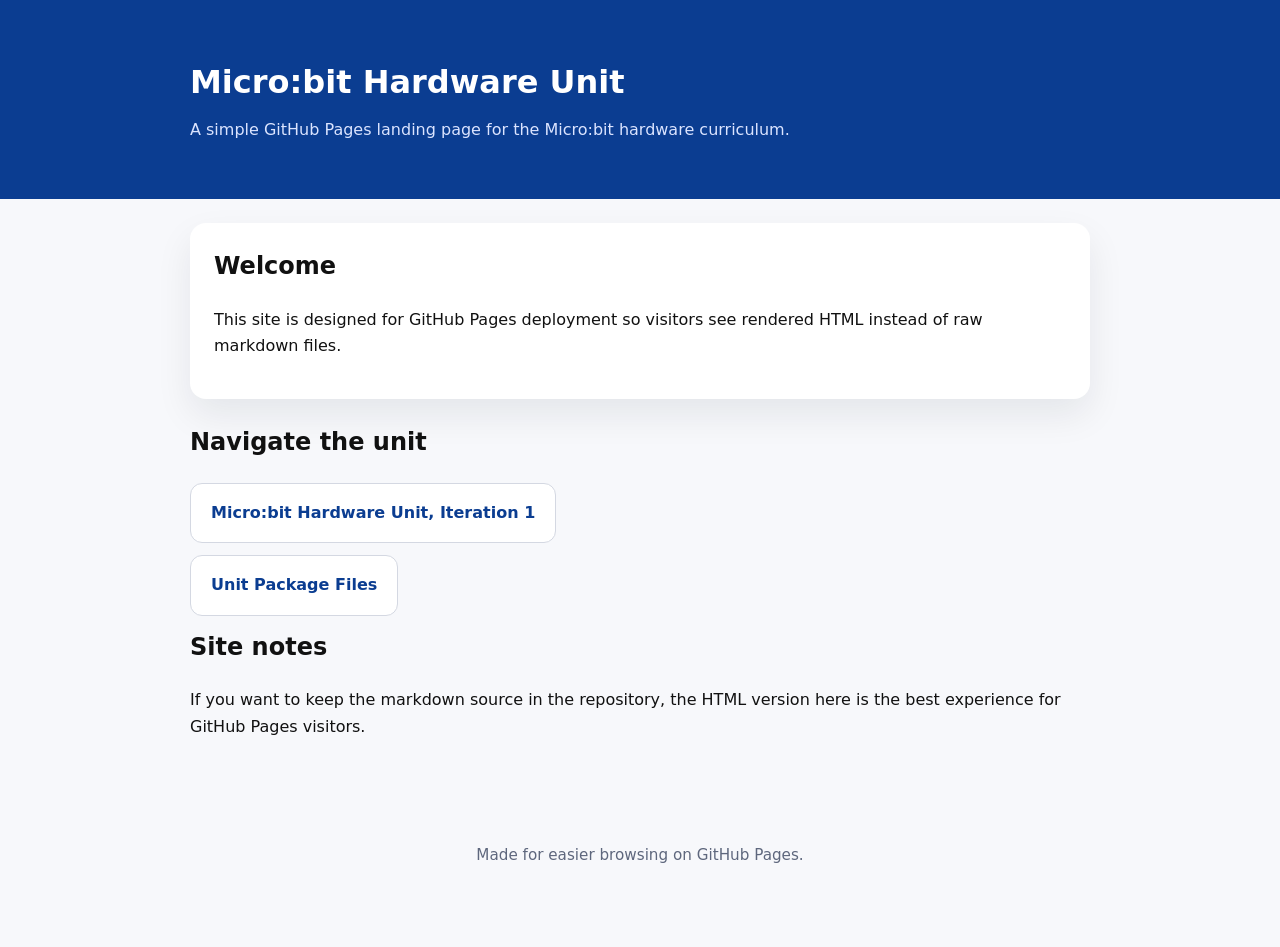
<file: index.html>
<!doctype html>
<html lang="en">
  <head>
    <meta charset="utf-8">
    <meta name="viewport" content="width=device-width, initial-scale=1">
    <title>Micro:bit Hardware Unit Curriculum</title>
    <link rel="stylesheet" href="styles.css">
  </head>
  <body>
    <header class="site-header">
      <div class="container">
        <h1>Micro:bit Hardware Unit</h1>
        <p class="tagline">A simple GitHub Pages landing page for the Micro:bit hardware curriculum.</p>
      </div>
    </header>

    <main class="container">
      <section class="hero-card">
        <h2>Welcome</h2>
        <p>This site is designed for GitHub Pages deployment so visitors see rendered HTML instead of raw markdown files.</p>
      </section>

      <section>
        <h2>Navigate the unit</h2>
        <ul class="link-list">
          <li><a href="microbit_hardware_unit_iteration1.html">Micro:bit Hardware Unit, Iteration 1</a></li>
          <li><a href="unit-package/index.html">Unit Package Files</a></li>
        </ul>
      </section>

      <section>
        <h2>Site notes</h2>
        <p>If you want to keep the markdown source in the repository, the HTML version here is the best experience for GitHub Pages visitors.</p>
      </section>
    </main>

    <footer class="site-footer">
      <div class="container">
        <p>Made for easier browsing on GitHub Pages.</p>
      </div>
    </footer>
  </body>
</html>
</file>
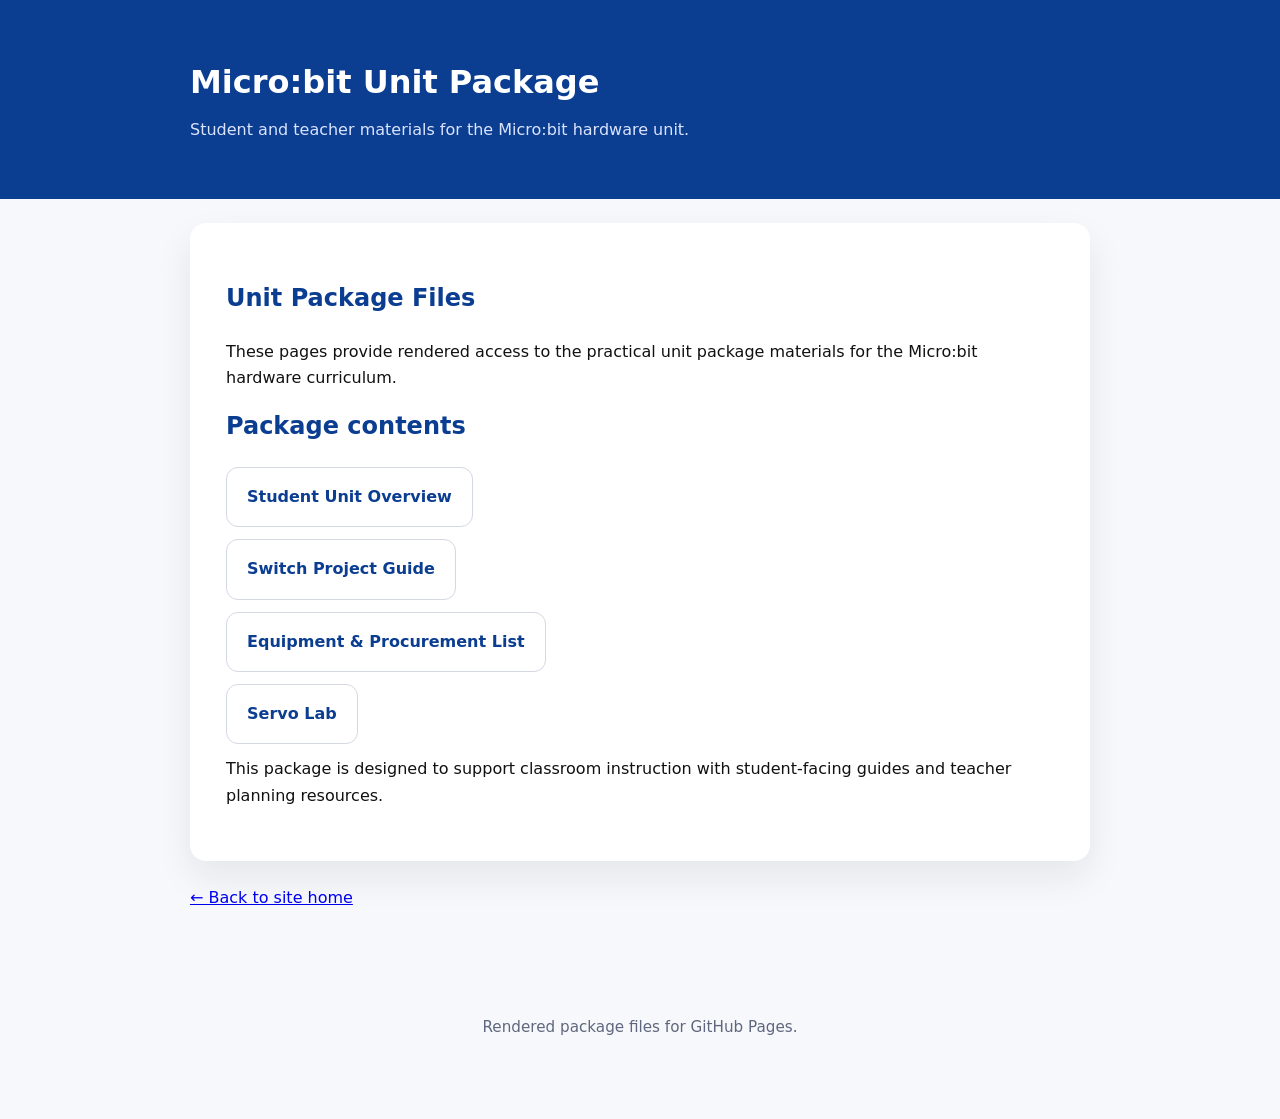
<file: unit-package/index.html>
<!doctype html>
<html lang="en">
  <head>
    <meta charset="utf-8">
    <meta name="viewport" content="width=device-width, initial-scale=1">
    <title>Micro:bit Unit Package</title>
    <link rel="stylesheet" href="../styles.css">
  </head>
  <body>
    <header class="site-header">
      <div class="container">
        <h1>Micro:bit Unit Package</h1>
        <p class="tagline">Student and teacher materials for the Micro:bit hardware unit.</p>
      </div>
    </header>

    <main class="container">
      <article>
        <h1>Unit Package Files</h1>
        <p>These pages provide rendered access to the practical unit package materials for the Micro:bit hardware curriculum.</p>

        <h2>Package contents</h2>
        <ul class="link-list">
          <li><a href="student_unit_overview.html">Student Unit Overview</a></li>
          <li><a href="switch_project_guide.html">Switch Project Guide</a></li>
          <li><a href="equipment_procurement_list.html">Equipment & Procurement List</a></li>
          <li><a href="servo_lab.html">Servo Lab</a></li>
        </ul>

        <p>This package is designed to support classroom instruction with student-facing guides and teacher planning resources.</p>
      </article>

      <section>
        <p><a class="link-list" href="../index.html">← Back to site home</a></p>
      </section>
    </main>

    <footer class="site-footer">
      <div class="container">
        <p>Rendered package files for GitHub Pages.</p>
      </div>
    </footer>
  </body>
</html>
</file>
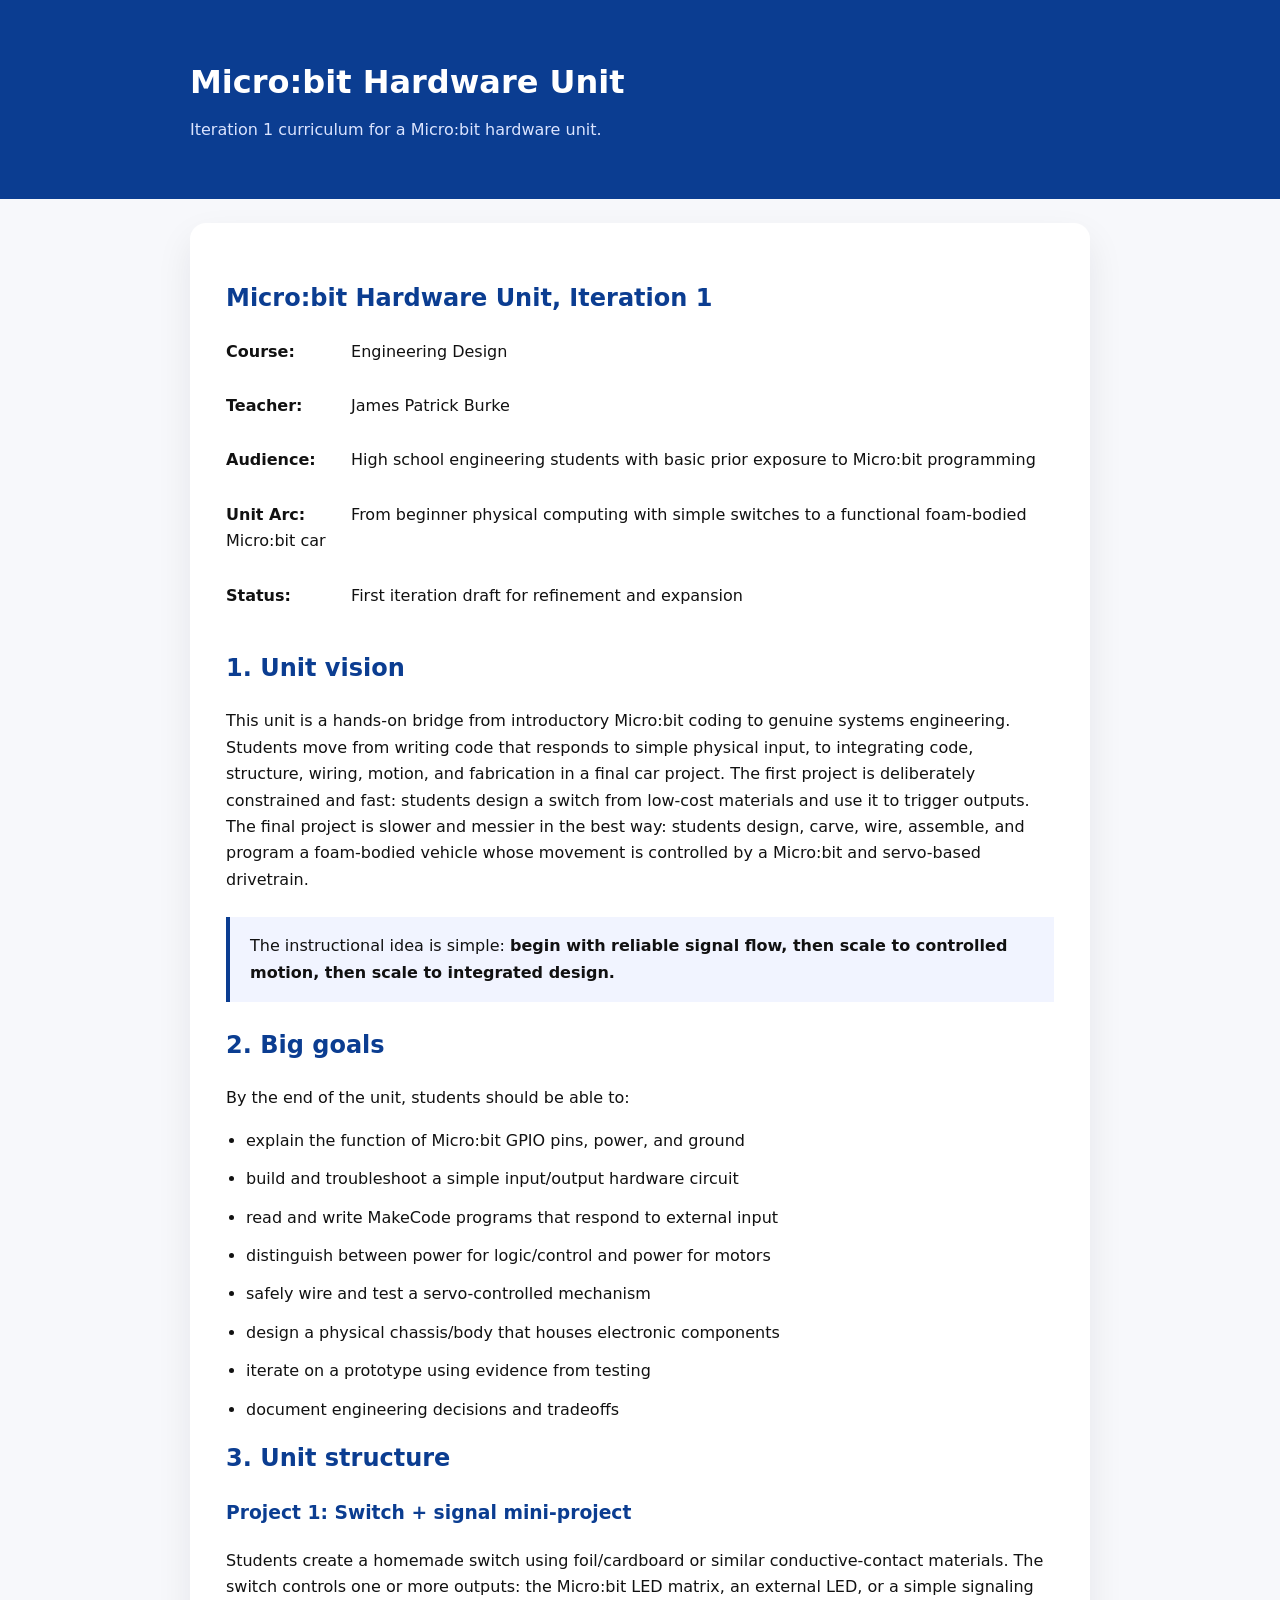
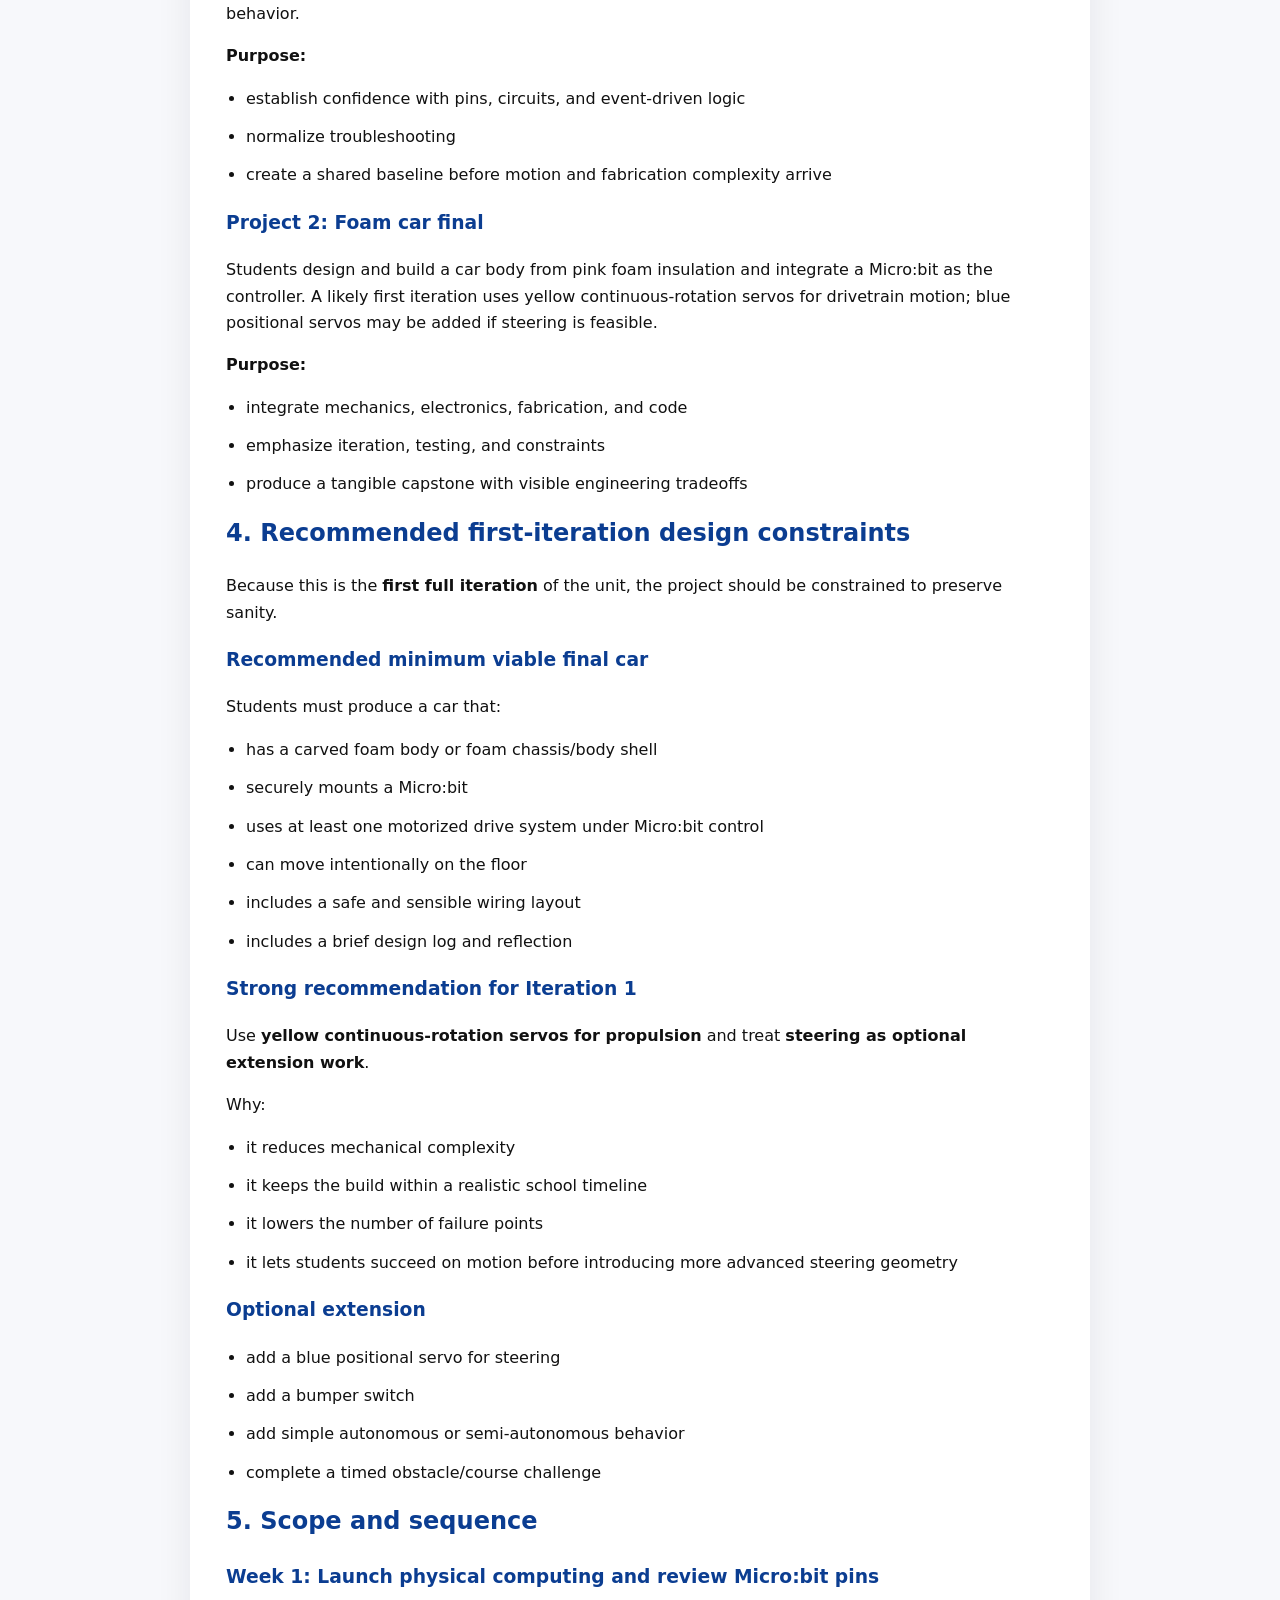
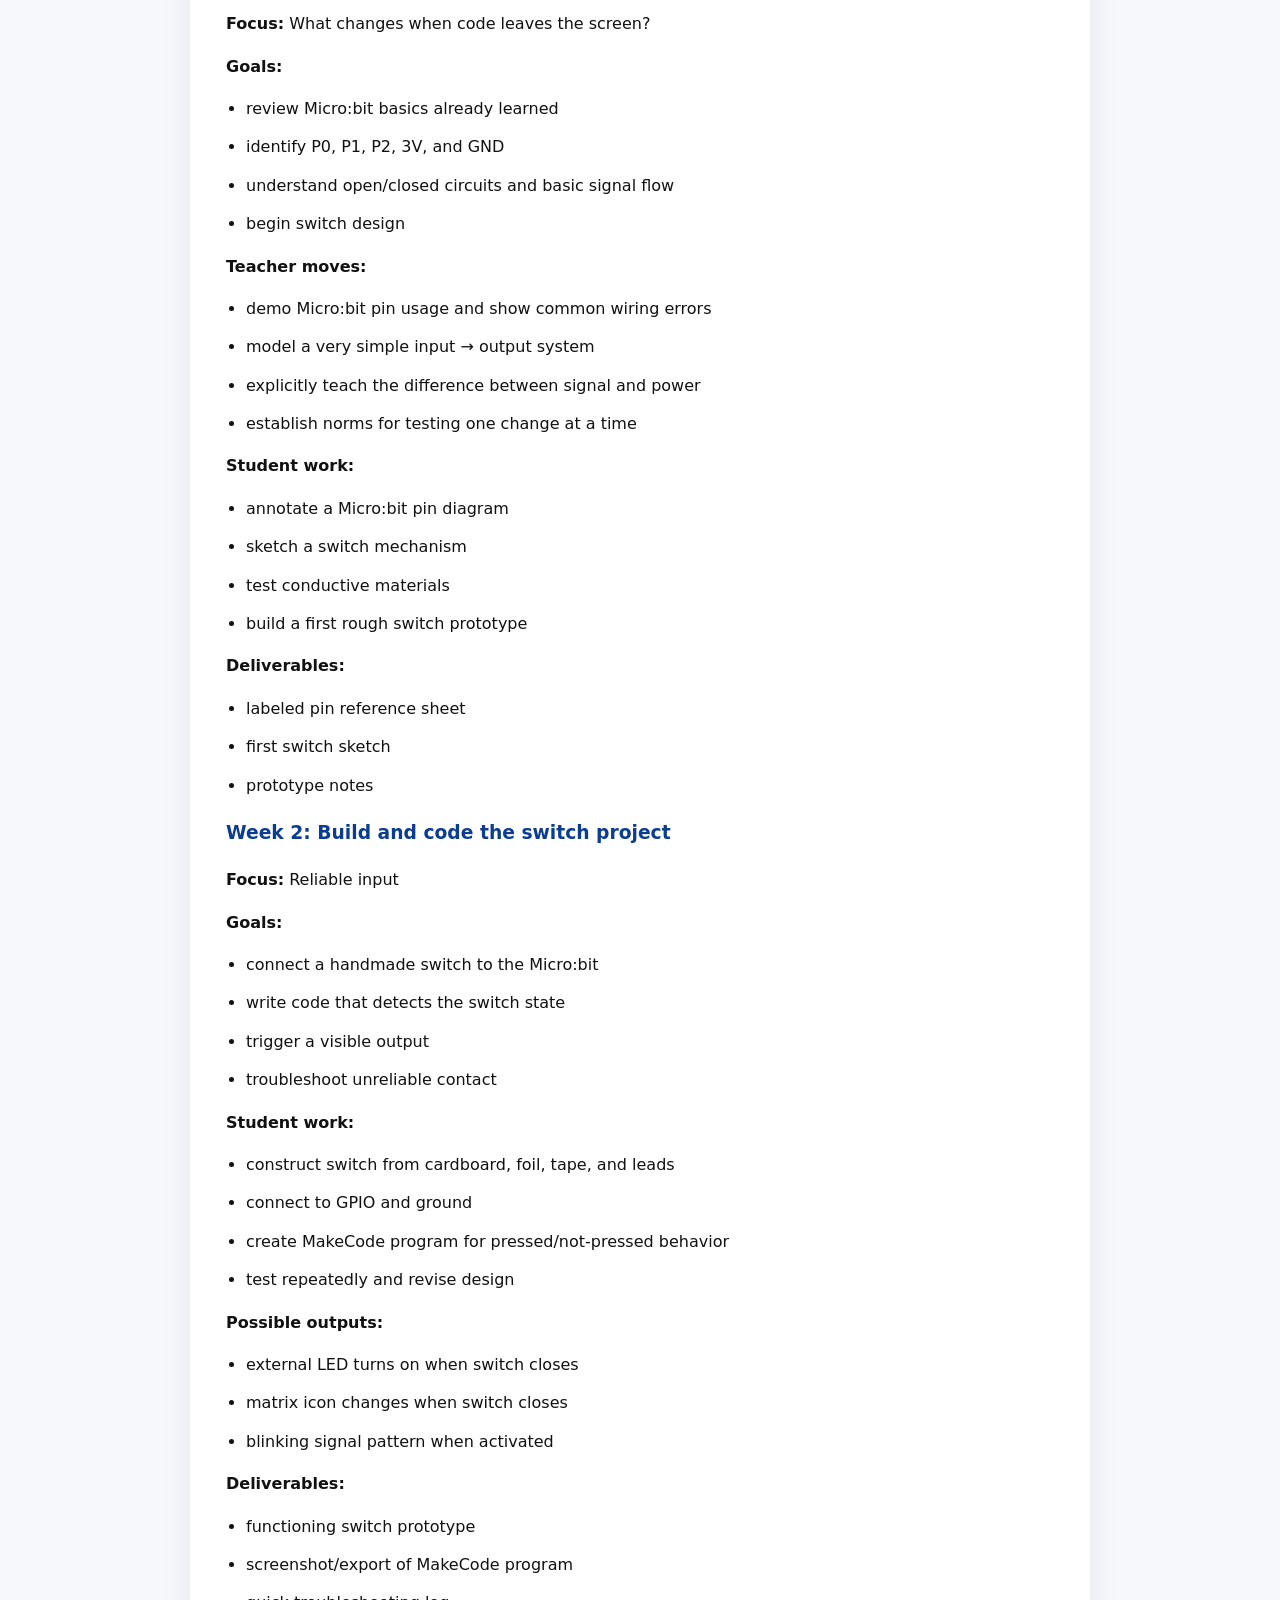
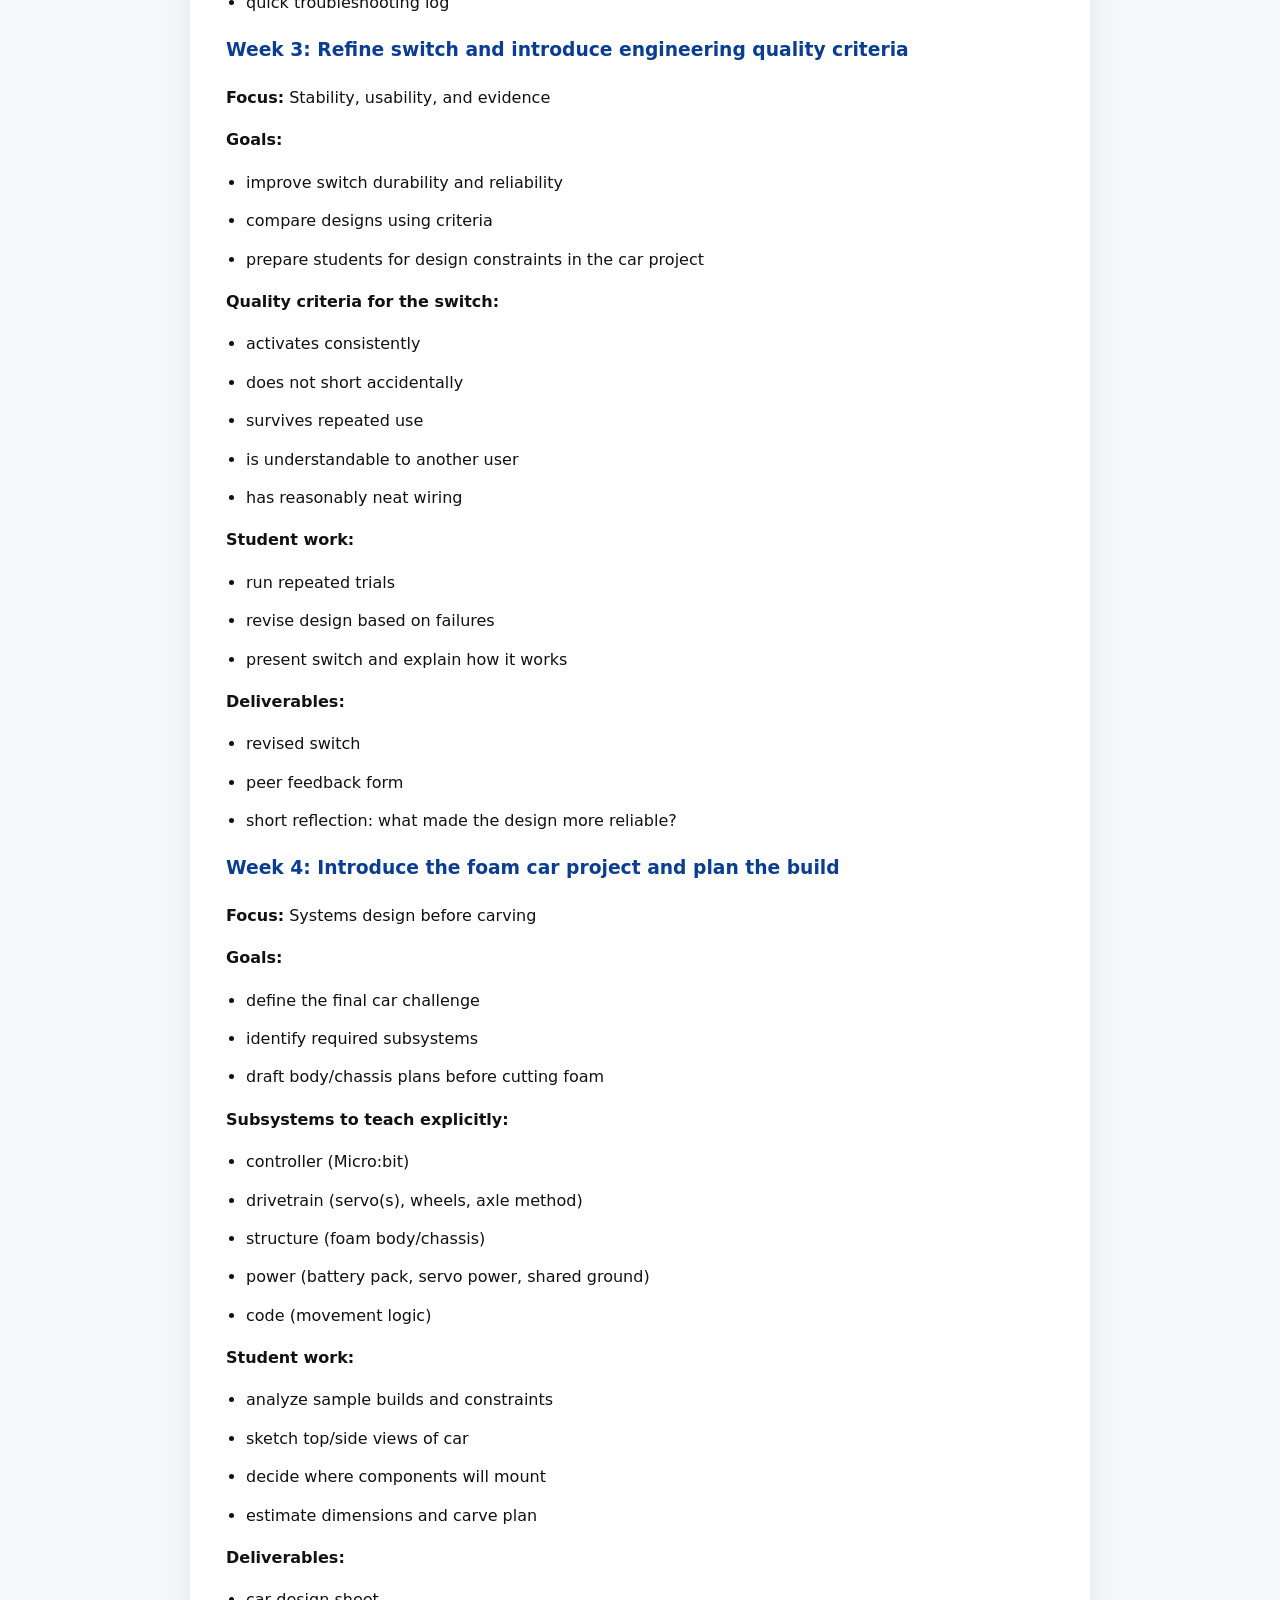
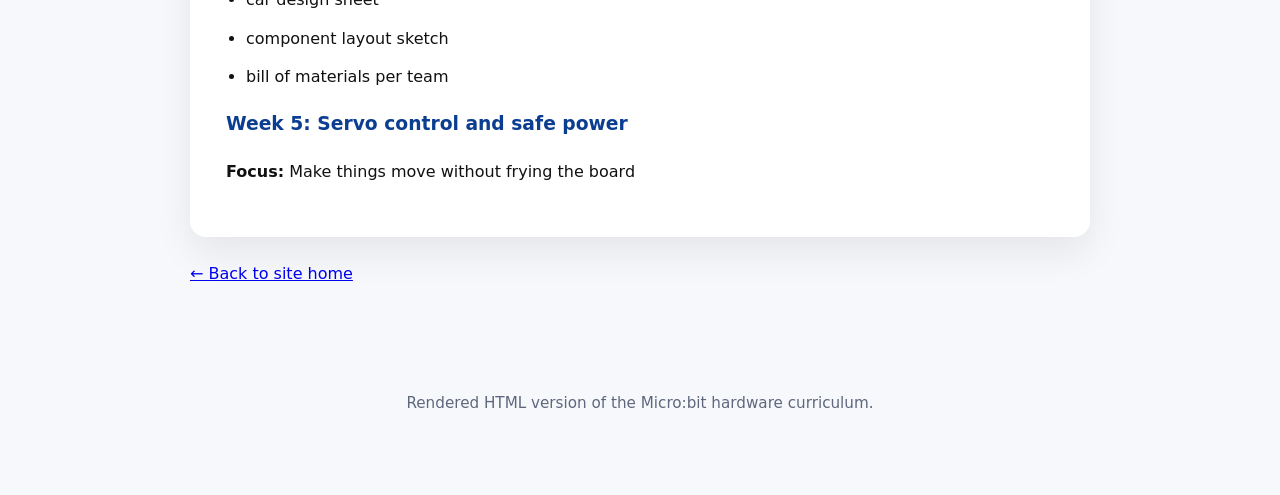
<file: microbit_hardware_unit_iteration1.html>
<!doctype html>
<html lang="en">
  <head>
    <meta charset="utf-8">
    <meta name="viewport" content="width=device-width, initial-scale=1">
    <title>Micro:bit Hardware Unit, Iteration 1</title>
    <link rel="stylesheet" href="styles.css">
  </head>
  <body>
    <header class="site-header">
      <div class="container">
        <h1>Micro:bit Hardware Unit</h1>
        <p class="tagline">Iteration 1 curriculum for a Micro:bit hardware unit.</p>
      </div>
    </header>

    <main class="container">
      <article>
        <h1>Micro:bit Hardware Unit, Iteration 1</h1>
        <div class="article-meta">
          <p><strong>Course:</strong> Engineering Design</p>
          <p><strong>Teacher:</strong> James Patrick Burke</p>
          <p><strong>Audience:</strong> High school engineering students with basic prior exposure to Micro:bit programming</p>
          <p><strong>Unit Arc:</strong> From beginner physical computing with simple switches to a functional foam-bodied Micro:bit car</p>
          <p><strong>Status:</strong> First iteration draft for refinement and expansion</p>
        </div>

        <h2>1. Unit vision</h2>
        <p>This unit is a hands-on bridge from introductory Micro:bit coding to genuine systems engineering. Students move from writing code that responds to simple physical input, to integrating code, structure, wiring, motion, and fabrication in a final car project. The first project is deliberately constrained and fast: students design a switch from low-cost materials and use it to trigger outputs. The final project is slower and messier in the best way: students design, carve, wire, assemble, and program a foam-bodied vehicle whose movement is controlled by a Micro:bit and servo-based drivetrain.</p>
        <blockquote>The instructional idea is simple: <strong>begin with reliable signal flow, then scale to controlled motion, then scale to integrated design.</strong></blockquote>

        <h2>2. Big goals</h2>
        <p>By the end of the unit, students should be able to:</p>
        <ul>
          <li>explain the function of Micro:bit GPIO pins, power, and ground</li>
          <li>build and troubleshoot a simple input/output hardware circuit</li>
          <li>read and write MakeCode programs that respond to external input</li>
          <li>distinguish between power for logic/control and power for motors</li>
          <li>safely wire and test a servo-controlled mechanism</li>
          <li>design a physical chassis/body that houses electronic components</li>
          <li>iterate on a prototype using evidence from testing</li>
          <li>document engineering decisions and tradeoffs</li>
        </ul>

        <h2>3. Unit structure</h2>
        <h3>Project 1: Switch + signal mini-project</h3>
        <p>Students create a homemade switch using foil/cardboard or similar conductive-contact materials. The switch controls one or more outputs: the Micro:bit LED matrix, an external LED, or a simple signaling behavior.</p>
        <p><strong>Purpose:</strong></p>
        <ul>
          <li>establish confidence with pins, circuits, and event-driven logic</li>
          <li>normalize troubleshooting</li>
          <li>create a shared baseline before motion and fabrication complexity arrive</li>
        </ul>

        <h3>Project 2: Foam car final</h3>
        <p>Students design and build a car body from pink foam insulation and integrate a Micro:bit as the controller. A likely first iteration uses yellow continuous-rotation servos for drivetrain motion; blue positional servos may be added if steering is feasible.</p>
        <p><strong>Purpose:</strong></p>
        <ul>
          <li>integrate mechanics, electronics, fabrication, and code</li>
          <li>emphasize iteration, testing, and constraints</li>
          <li>produce a tangible capstone with visible engineering tradeoffs</li>
        </ul>

        <h2>4. Recommended first-iteration design constraints</h2>
        <p>Because this is the <strong>first full iteration</strong> of the unit, the project should be constrained to preserve sanity.</p>

        <h3>Recommended minimum viable final car</h3>
        <p>Students must produce a car that:</p>
        <ul>
          <li>has a carved foam body or foam chassis/body shell</li>
          <li>securely mounts a Micro:bit</li>
          <li>uses at least one motorized drive system under Micro:bit control</li>
          <li>can move intentionally on the floor</li>
          <li>includes a safe and sensible wiring layout</li>
          <li>includes a brief design log and reflection</li>
        </ul>

        <h3>Strong recommendation for Iteration 1</h3>
        <p>Use <strong>yellow continuous-rotation servos for propulsion</strong> and treat <strong>steering as optional extension work</strong>.</p>
        <p>Why:</p>
        <ul>
          <li>it reduces mechanical complexity</li>
          <li>it keeps the build within a realistic school timeline</li>
          <li>it lowers the number of failure points</li>
          <li>it lets students succeed on motion before introducing more advanced steering geometry</li>
        </ul>

        <h3>Optional extension</h3>
        <ul>
          <li>add a blue positional servo for steering</li>
          <li>add a bumper switch</li>
          <li>add simple autonomous or semi-autonomous behavior</li>
          <li>complete a timed obstacle/course challenge</li>
        </ul>

        <h2>5. Scope and sequence</h2>
        <h3>Week 1: Launch physical computing and review Micro:bit pins</h3>
        <p><strong>Focus:</strong> What changes when code leaves the screen?</p>
        <p><strong>Goals:</strong></p>
        <ul>
          <li>review Micro:bit basics already learned</li>
          <li>identify P0, P1, P2, 3V, and GND</li>
          <li>understand open/closed circuits and basic signal flow</li>
          <li>begin switch design</li>
        </ul>
        <p><strong>Teacher moves:</strong></p>
        <ul>
          <li>demo Micro:bit pin usage and show common wiring errors</li>
          <li>model a very simple input → output system</li>
          <li>explicitly teach the difference between signal and power</li>
          <li>establish norms for testing one change at a time</li>
        </ul>
        <p><strong>Student work:</strong></p>
        <ul>
          <li>annotate a Micro:bit pin diagram</li>
          <li>sketch a switch mechanism</li>
          <li>test conductive materials</li>
          <li>build a first rough switch prototype</li>
        </ul>
        <p><strong>Deliverables:</strong></p>
        <ul>
          <li>labeled pin reference sheet</li>
          <li>first switch sketch</li>
          <li>prototype notes</li>
        </ul>

        <h3>Week 2: Build and code the switch project</h3>
        <p><strong>Focus:</strong> Reliable input</p>
        <p><strong>Goals:</strong></p>
        <ul>
          <li>connect a handmade switch to the Micro:bit</li>
          <li>write code that detects the switch state</li>
          <li>trigger a visible output</li>
          <li>troubleshoot unreliable contact</li>
        </ul>
        <p><strong>Student work:</strong></p>
        <ul>
          <li>construct switch from cardboard, foil, tape, and leads</li>
          <li>connect to GPIO and ground</li>
          <li>create MakeCode program for pressed/not-pressed behavior</li>
          <li>test repeatedly and revise design</li>
        </ul>
        <p><strong>Possible outputs:</strong></p>
        <ul>
          <li>external LED turns on when switch closes</li>
          <li>matrix icon changes when switch closes</li>
          <li>blinking signal pattern when activated</li>
        </ul>
        <p><strong>Deliverables:</strong></p>
        <ul>
          <li>functioning switch prototype</li>
          <li>screenshot/export of MakeCode program</li>
          <li>quick troubleshooting log</li>
        </ul>

        <h3>Week 3: Refine switch and introduce engineering quality criteria</h3>
        <p><strong>Focus:</strong> Stability, usability, and evidence</p>
        <p><strong>Goals:</strong></p>
        <ul>
          <li>improve switch durability and reliability</li>
          <li>compare designs using criteria</li>
          <li>prepare students for design constraints in the car project</li>
        </ul>
        <p><strong>Quality criteria for the switch:</strong></p>
        <ul>
          <li>activates consistently</li>
          <li>does not short accidentally</li>
          <li>survives repeated use</li>
          <li>is understandable to another user</li>
          <li>has reasonably neat wiring</li>
        </ul>
        <p><strong>Student work:</strong></p>
        <ul>
          <li>run repeated trials</li>
          <li>revise design based on failures</li>
          <li>present switch and explain how it works</li>
        </ul>
        <p><strong>Deliverables:</strong></p>
        <ul>
          <li>revised switch</li>
          <li>peer feedback form</li>
          <li>short reflection: what made the design more reliable?</li>
        </ul>

        <h3>Week 4: Introduce the foam car project and plan the build</h3>
        <p><strong>Focus:</strong> Systems design before carving</p>
        <p><strong>Goals:</strong></p>
        <ul>
          <li>define the final car challenge</li>
          <li>identify required subsystems</li>
          <li>draft body/chassis plans before cutting foam</li>
        </ul>
        <p><strong>Subsystems to teach explicitly:</strong></p>
        <ul>
          <li>controller (Micro:bit)</li>
          <li>drivetrain (servo(s), wheels, axle method)</li>
          <li>structure (foam body/chassis)</li>
          <li>power (battery pack, servo power, shared ground)</li>
          <li>code (movement logic)</li>
        </ul>
        <p><strong>Student work:</strong></p>
        <ul>
          <li>analyze sample builds and constraints</li>
          <li>sketch top/side views of car</li>
          <li>decide where components will mount</li>
          <li>estimate dimensions and carve plan</li>
        </ul>
        <p><strong>Deliverables:</strong></p>
        <ul>
          <li>car design sheet</li>
          <li>component layout sketch</li>
          <li>bill of materials per team</li>
        </ul>

        <h3>Week 5: Servo control and safe power</h3>
        <p><strong>Focus:</strong> Make things move without frying the board</p>
      </article>

      <section>
        <p><a class="link-list" href="index.html">← Back to site home</a></p>
      </section>
    </main>

    <footer class="site-footer">
      <div class="container">
        <p>Rendered HTML version of the Micro:bit hardware curriculum.</p>
      </div>
    </footer>
  </body>
</html>
</file>
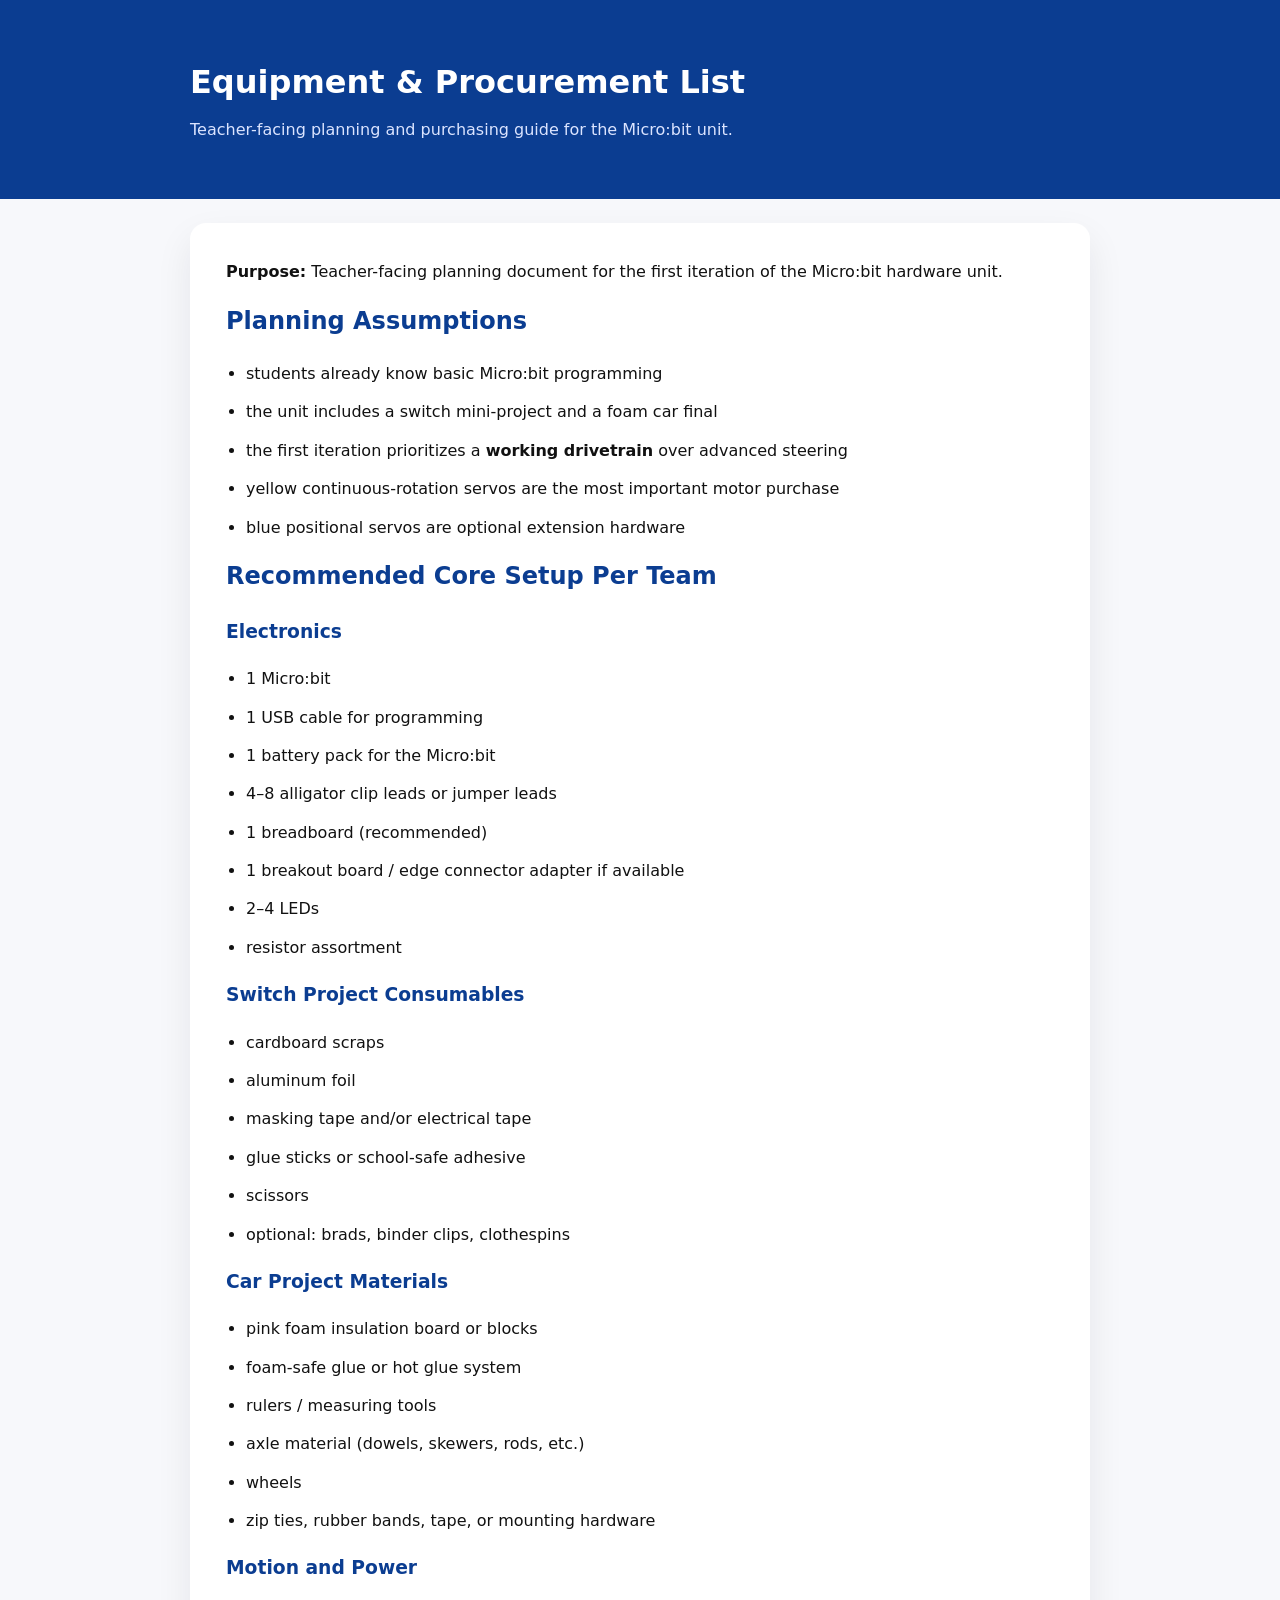
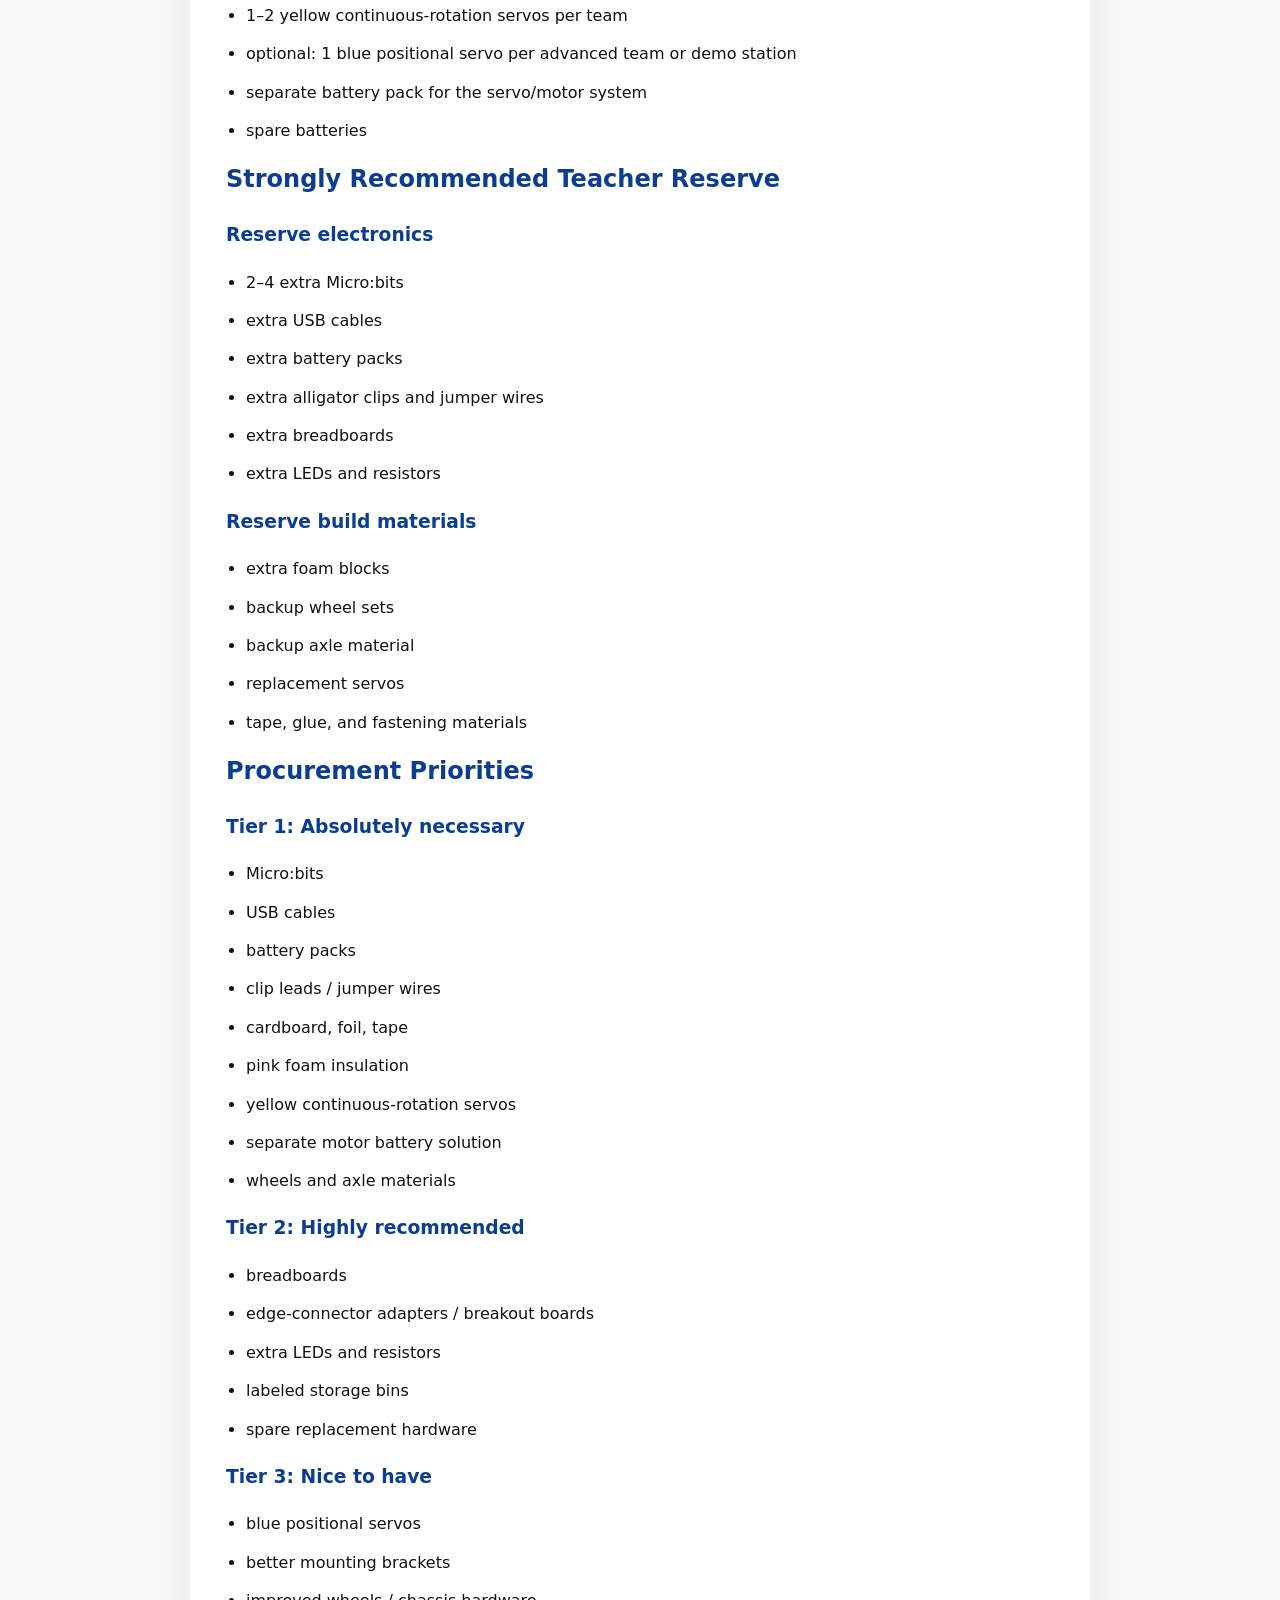
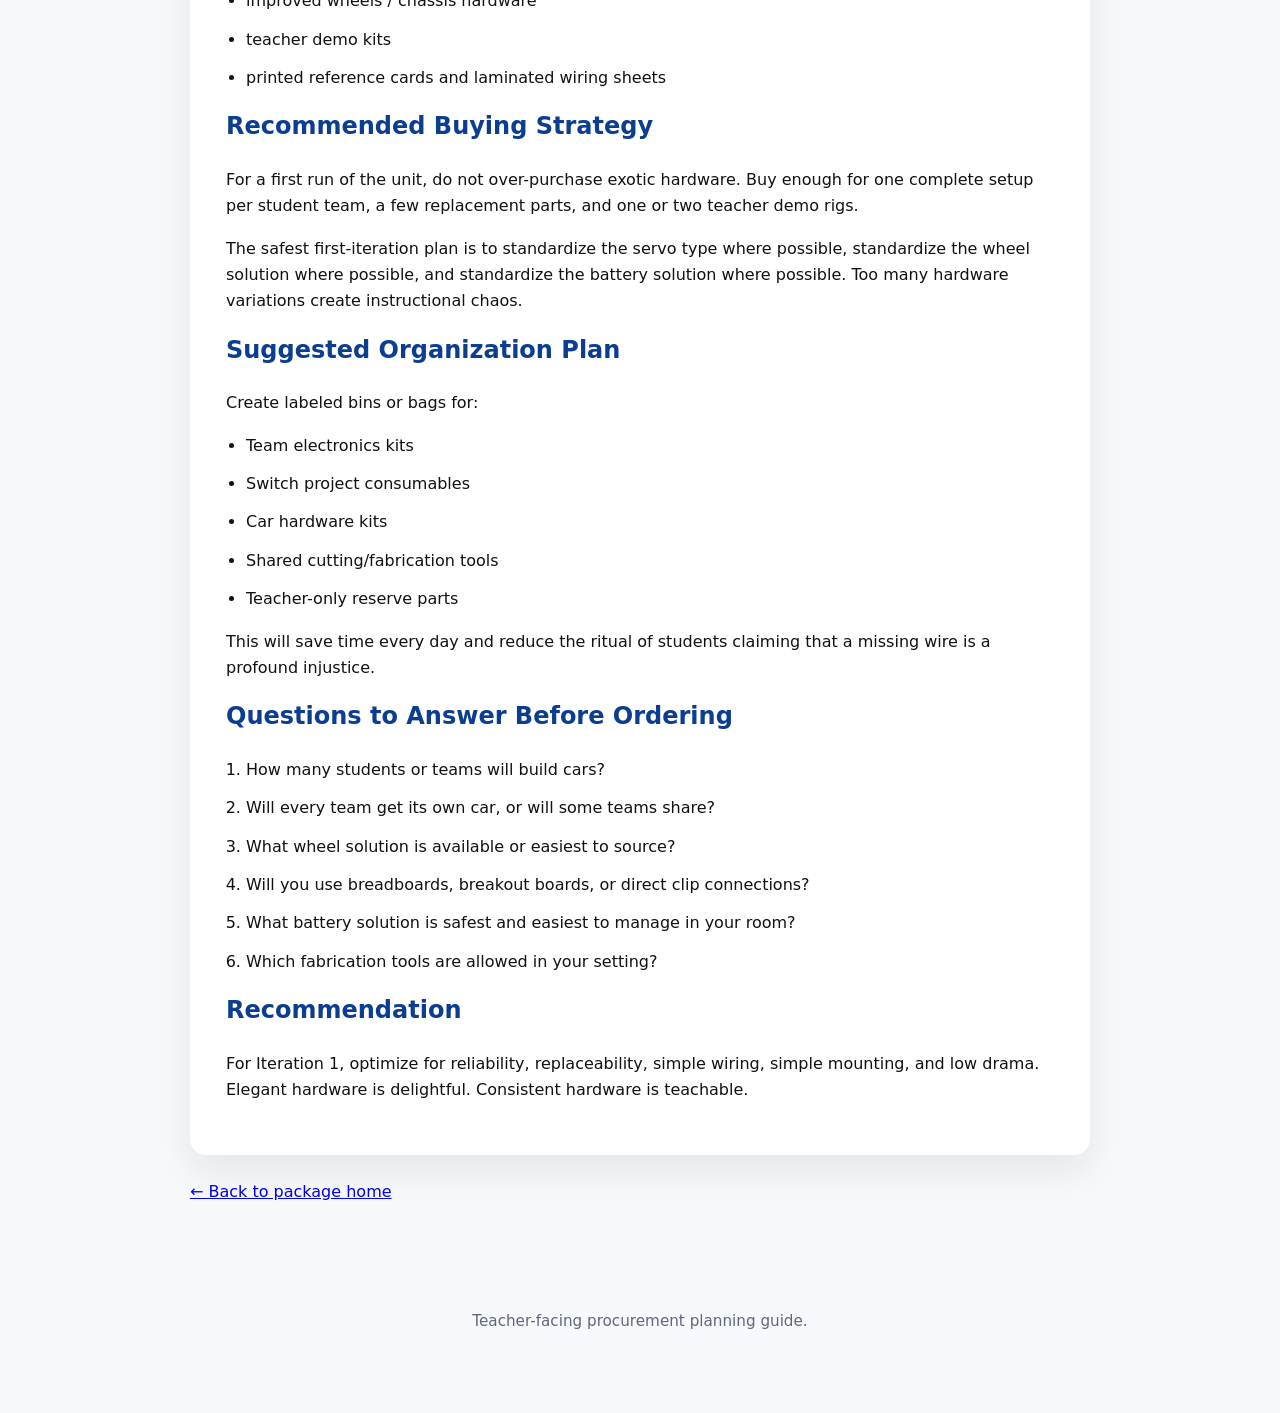
<file: unit-package/equipment_procurement_list.html>
<!doctype html>
<html lang="en">
  <head>
    <meta charset="utf-8">
    <meta name="viewport" content="width=device-width, initial-scale=1">
    <title>Equipment and Procurement List</title>
    <link rel="stylesheet" href="../styles.css">
  </head>
  <body>
    <header class="site-header">
      <div class="container">
        <h1>Equipment & Procurement List</h1>
        <p class="tagline">Teacher-facing planning and purchasing guide for the Micro:bit unit.</p>
      </div>
    </header>

    <main class="container">
      <article>
        <p><strong>Purpose:</strong> Teacher-facing planning document for the first iteration of the Micro:bit hardware unit.</p>

        <h2>Planning Assumptions</h2>
        <ul>
          <li>students already know basic Micro:bit programming</li>
          <li>the unit includes a switch mini-project and a foam car final</li>
          <li>the first iteration prioritizes a <strong>working drivetrain</strong> over advanced steering</li>
          <li>yellow continuous-rotation servos are the most important motor purchase</li>
          <li>blue positional servos are optional extension hardware</li>
        </ul>

        <h2>Recommended Core Setup Per Team</h2>
        <h3>Electronics</h3>
        <ul>
          <li>1 Micro:bit</li>
          <li>1 USB cable for programming</li>
          <li>1 battery pack for the Micro:bit</li>
          <li>4–8 alligator clip leads or jumper leads</li>
          <li>1 breadboard (recommended)</li>
          <li>1 breakout board / edge connector adapter if available</li>
          <li>2–4 LEDs</li>
          <li>resistor assortment</li>
        </ul>

        <h3>Switch Project Consumables</h3>
        <ul>
          <li>cardboard scraps</li>
          <li>aluminum foil</li>
          <li>masking tape and/or electrical tape</li>
          <li>glue sticks or school-safe adhesive</li>
          <li>scissors</li>
          <li>optional: brads, binder clips, clothespins</li>
        </ul>

        <h3>Car Project Materials</h3>
        <ul>
          <li>pink foam insulation board or blocks</li>
          <li>foam-safe glue or hot glue system</li>
          <li>rulers / measuring tools</li>
          <li>axle material (dowels, skewers, rods, etc.)</li>
          <li>wheels</li>
          <li>zip ties, rubber bands, tape, or mounting hardware</li>
        </ul>

        <h3>Motion and Power</h3>
        <ul>
          <li>1–2 yellow continuous-rotation servos per team</li>
          <li>optional: 1 blue positional servo per advanced team or demo station</li>
          <li>separate battery pack for the servo/motor system</li>
          <li>spare batteries</li>
        </ul>

        <h2>Strongly Recommended Teacher Reserve</h2>
        <h3>Reserve electronics</h3>
        <ul>
          <li>2–4 extra Micro:bits</li>
          <li>extra USB cables</li>
          <li>extra battery packs</li>
          <li>extra alligator clips and jumper wires</li>
          <li>extra breadboards</li>
          <li>extra LEDs and resistors</li>
        </ul>

        <h3>Reserve build materials</h3>
        <ul>
          <li>extra foam blocks</li>
          <li>backup wheel sets</li>
          <li>backup axle material</li>
          <li>replacement servos</li>
          <li>tape, glue, and fastening materials</li>
        </ul>

        <h2>Procurement Priorities</h2>
        <h3>Tier 1: Absolutely necessary</h3>
        <ul>
          <li>Micro:bits</li>
          <li>USB cables</li>
          <li>battery packs</li>
          <li>clip leads / jumper wires</li>
          <li>cardboard, foil, tape</li>
          <li>pink foam insulation</li>
          <li>yellow continuous-rotation servos</li>
          <li>separate motor battery solution</li>
          <li>wheels and axle materials</li>
        </ul>

        <h3>Tier 2: Highly recommended</h3>
        <ul>
          <li>breadboards</li>
          <li>edge-connector adapters / breakout boards</li>
          <li>extra LEDs and resistors</li>
          <li>labeled storage bins</li>
          <li>spare replacement hardware</li>
        </ul>

        <h3>Tier 3: Nice to have</h3>
        <ul>
          <li>blue positional servos</li>
          <li>better mounting brackets</li>
          <li>improved wheels / chassis hardware</li>
          <li>teacher demo kits</li>
          <li>printed reference cards and laminated wiring sheets</li>
        </ul>

        <h2>Recommended Buying Strategy</h2>
        <p>For a first run of the unit, do not over-purchase exotic hardware. Buy enough for one complete setup per student team, a few replacement parts, and one or two teacher demo rigs.</p>
        <p>The safest first-iteration plan is to standardize the servo type where possible, standardize the wheel solution where possible, and standardize the battery solution where possible. Too many hardware variations create instructional chaos.</p>

        <h2>Suggested Organization Plan</h2>
        <p>Create labeled bins or bags for:</p>
        <ul>
          <li>Team electronics kits</li>
          <li>Switch project consumables</li>
          <li>Car hardware kits</li>
          <li>Shared cutting/fabrication tools</li>
          <li>Teacher-only reserve parts</li>
        </ul>
        <p>This will save time every day and reduce the ritual of students claiming that a missing wire is a profound injustice.</p>

        <h2>Questions to Answer Before Ordering</h2>
        <ol>
          <li>How many students or teams will build cars?</li>
          <li>Will every team get its own car, or will some teams share?</li>
          <li>What wheel solution is available or easiest to source?</li>
          <li>Will you use breadboards, breakout boards, or direct clip connections?</li>
          <li>What battery solution is safest and easiest to manage in your room?</li>
          <li>Which fabrication tools are allowed in your setting?</li>
        </ol>

        <h2>Recommendation</h2>
        <p>For Iteration 1, optimize for reliability, replaceability, simple wiring, simple mounting, and low drama. Elegant hardware is delightful. Consistent hardware is teachable.</p>
      </article>

      <section>
        <p><a class="link-list" href="index.html">← Back to package home</a></p>
      </section>
    </main>

    <footer class="site-footer">
      <div class="container">
        <p>Teacher-facing procurement planning guide.</p>
      </div>
    </footer>
  </body>
</html>
</file>
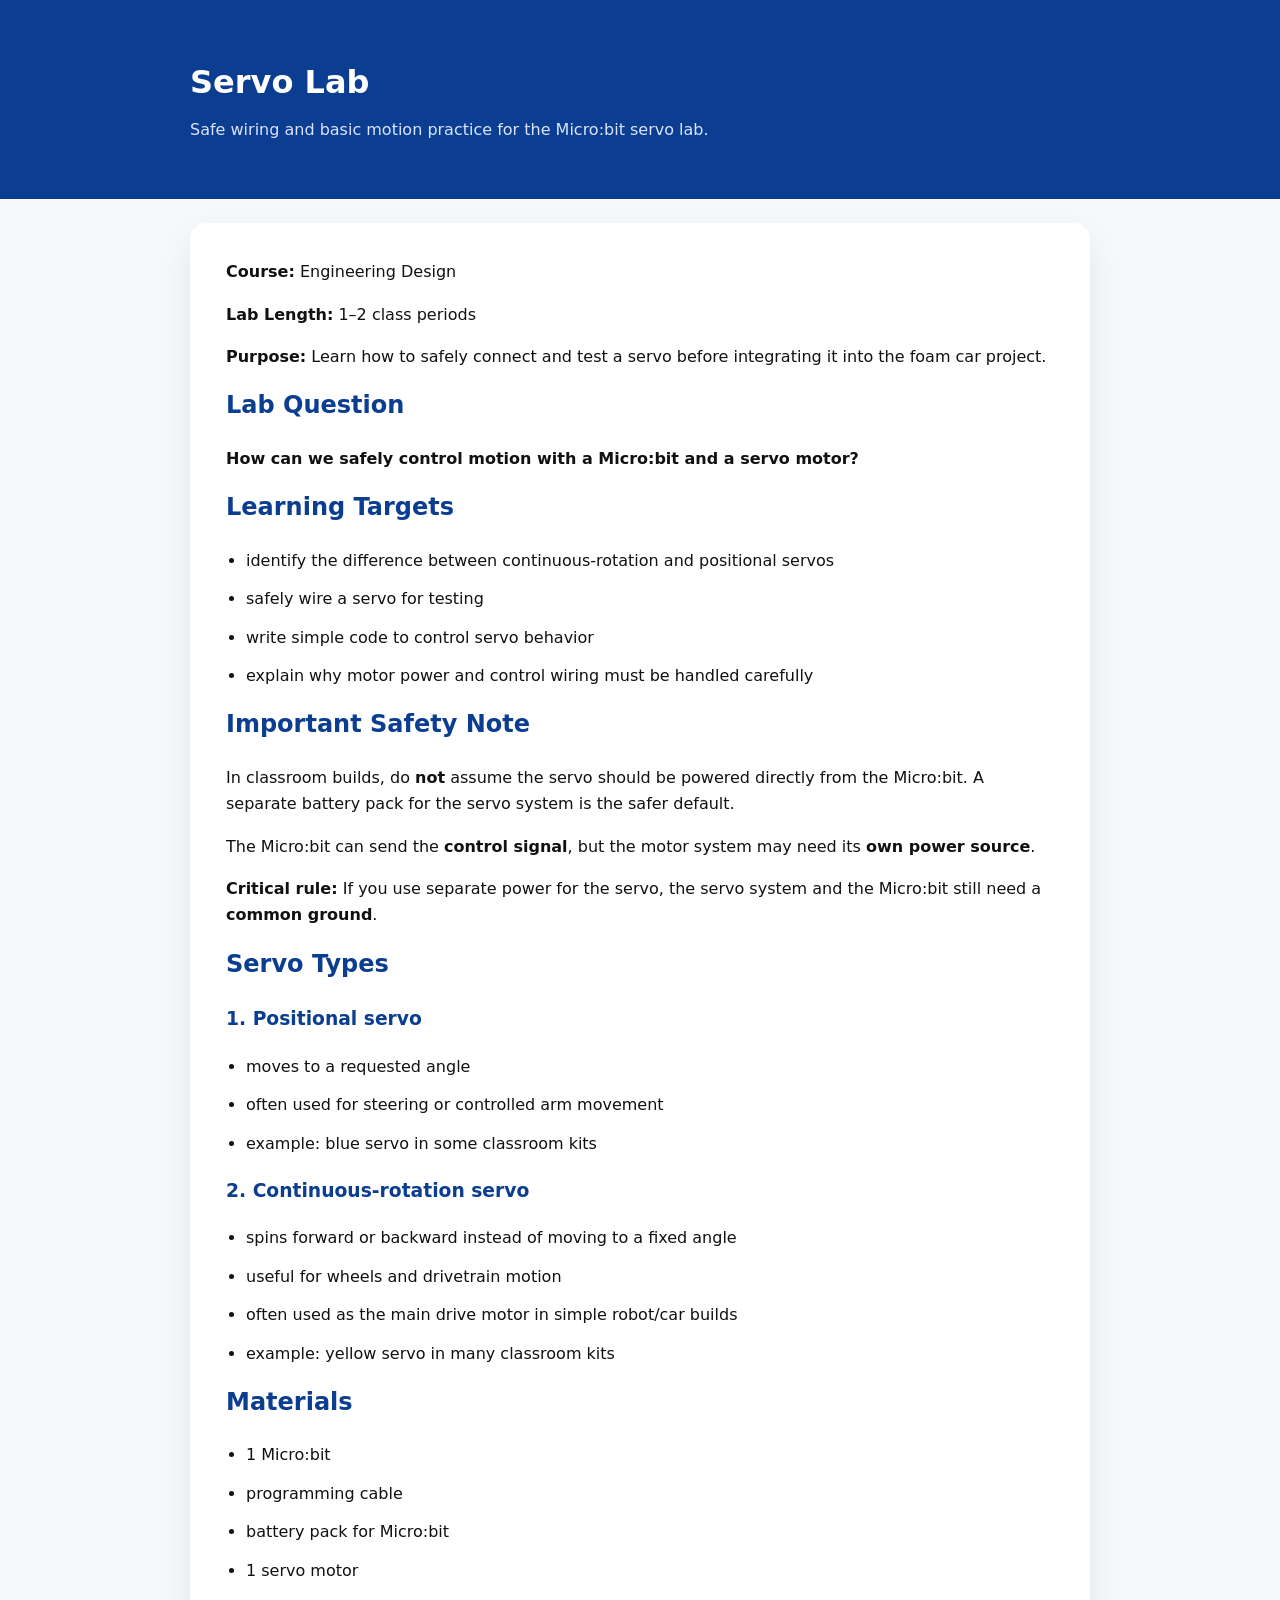
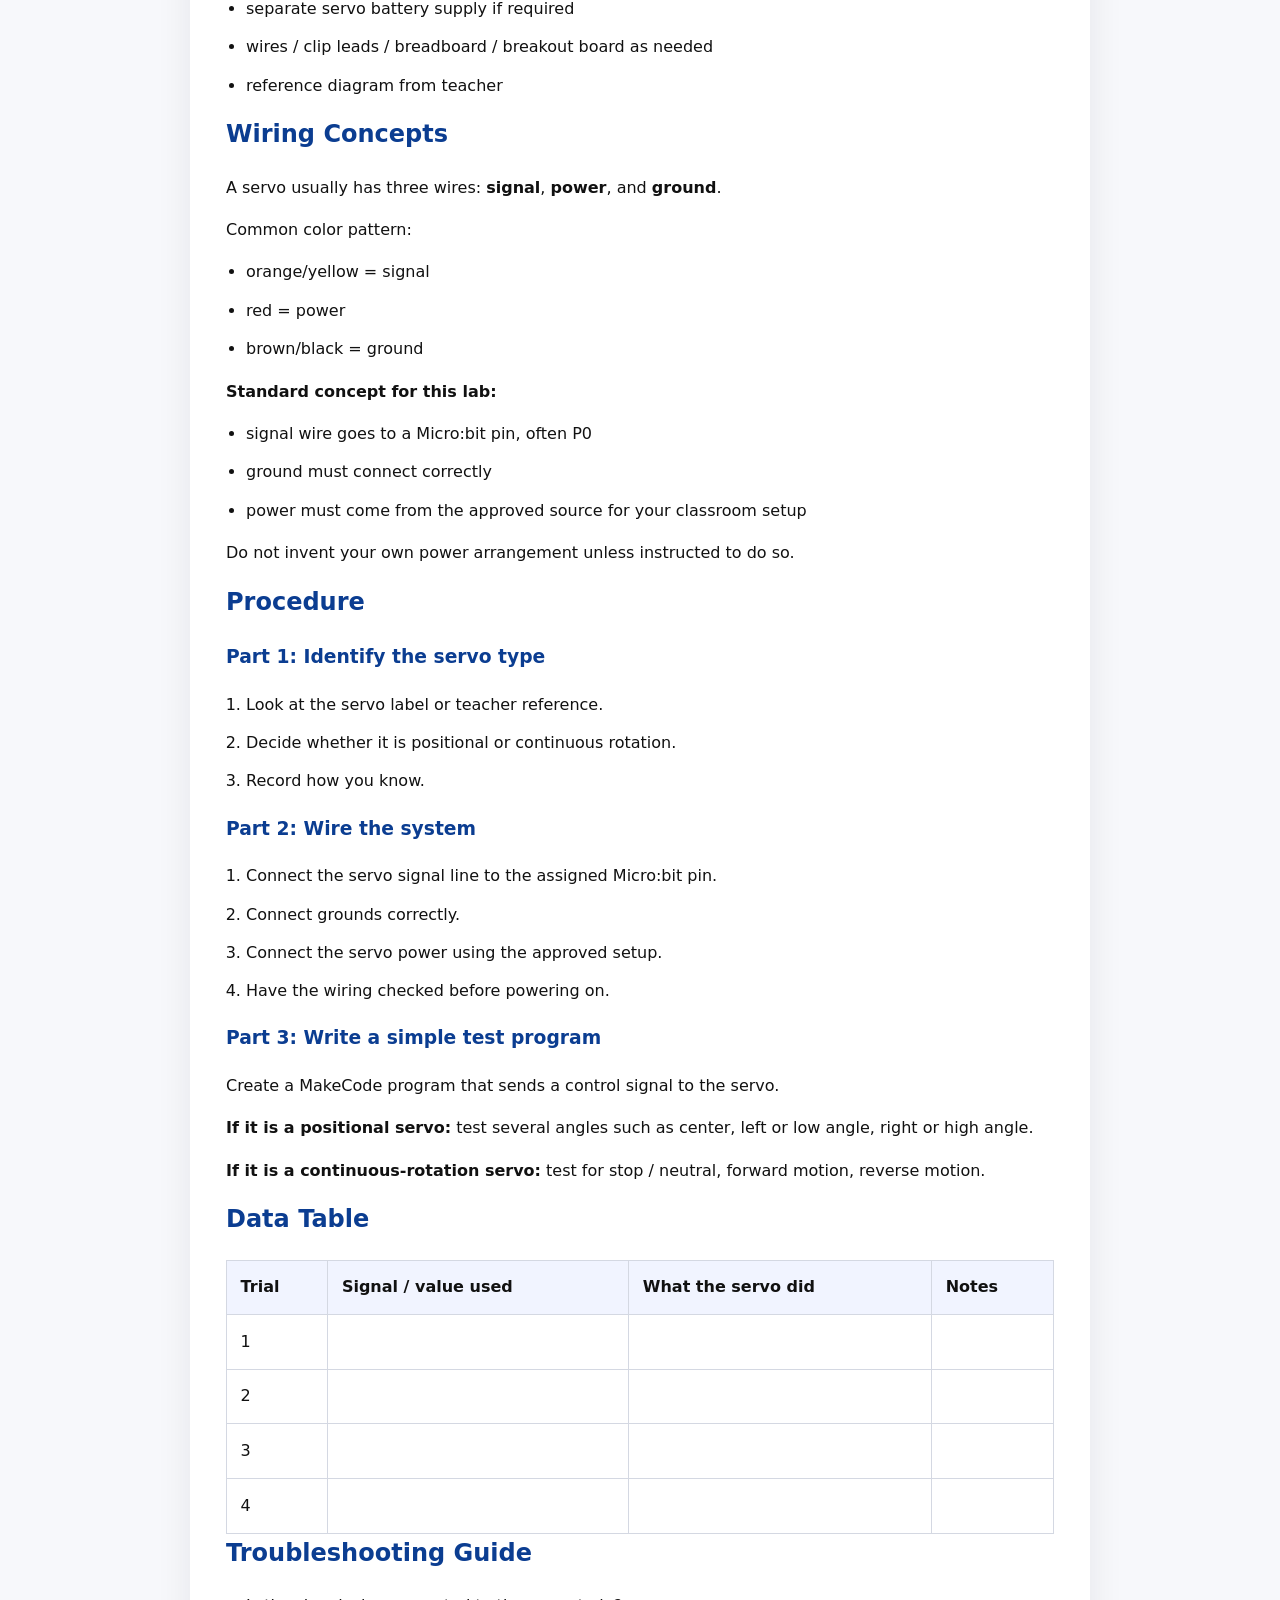
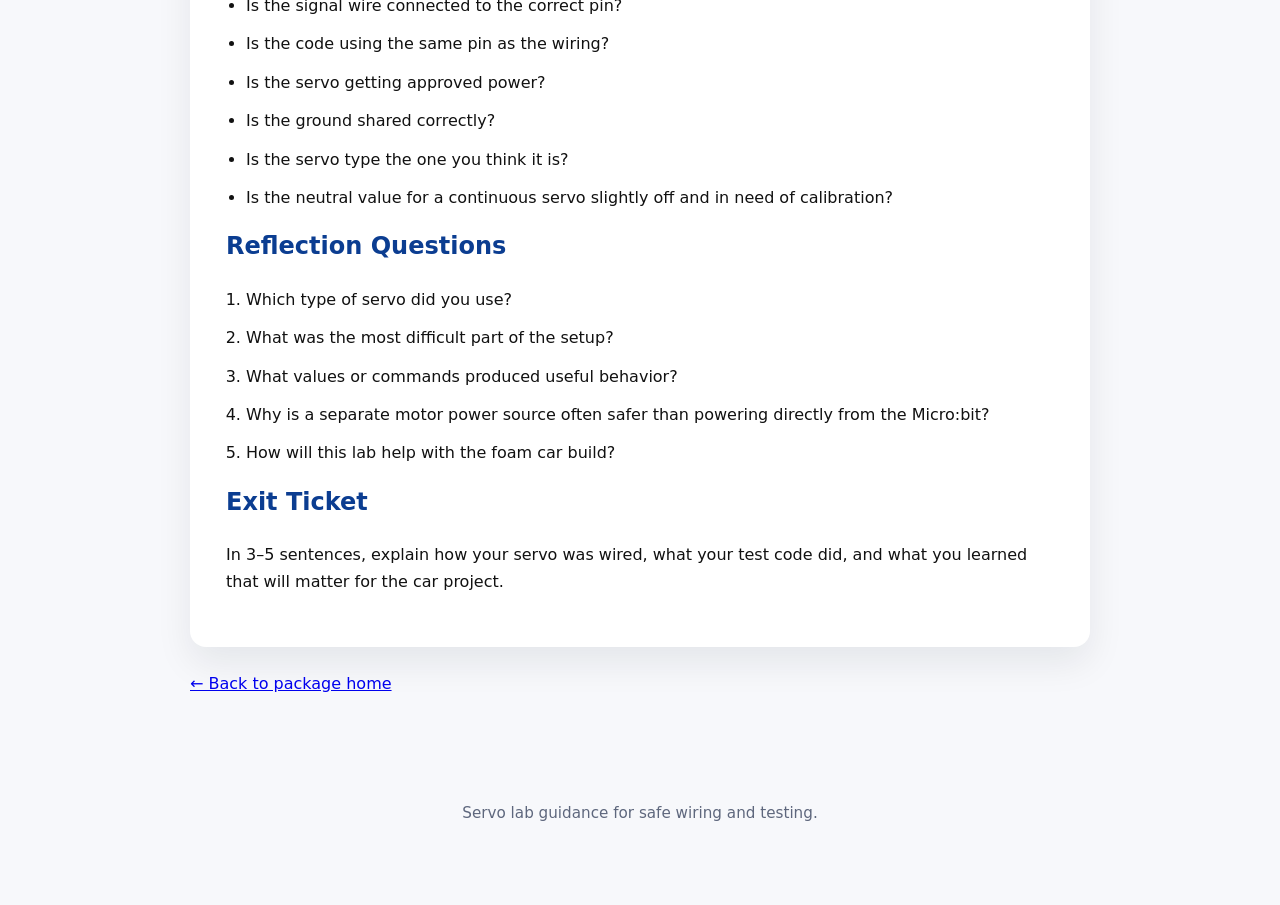
<file: unit-package/servo_lab.html>
<!doctype html>
<html lang="en">
  <head>
    <meta charset="utf-8">
    <meta name="viewport" content="width=device-width, initial-scale=1">
    <title>Servo Lab</title>
    <link rel="stylesheet" href="../styles.css">
  </head>
  <body>
    <header class="site-header">
      <div class="container">
        <h1>Servo Lab</h1>
        <p class="tagline">Safe wiring and basic motion practice for the Micro:bit servo lab.</p>
      </div>
    </header>

    <main class="container">
      <article>
        <p><strong>Course:</strong> Engineering Design</p>
        <p><strong>Lab Length:</strong> 1–2 class periods</p>
        <p><strong>Purpose:</strong> Learn how to safely connect and test a servo before integrating it into the foam car project.</p>

        <h2>Lab Question</h2>
        <p><strong>How can we safely control motion with a Micro:bit and a servo motor?</strong></p>

        <h2>Learning Targets</h2>
        <ul>
          <li>identify the difference between continuous-rotation and positional servos</li>
          <li>safely wire a servo for testing</li>
          <li>write simple code to control servo behavior</li>
          <li>explain why motor power and control wiring must be handled carefully</li>
        </ul>

        <h2>Important Safety Note</h2>
        <p>In classroom builds, do <strong>not</strong> assume the servo should be powered directly from the Micro:bit. A separate battery pack for the servo system is the safer default.</p>
        <p>The Micro:bit can send the <strong>control signal</strong>, but the motor system may need its <strong>own power source</strong>.</p>
        <p><strong>Critical rule:</strong> If you use separate power for the servo, the servo system and the Micro:bit still need a <strong>common ground</strong>.</p>

        <h2>Servo Types</h2>
        <h3>1. Positional servo</h3>
        <ul>
          <li>moves to a requested angle</li>
          <li>often used for steering or controlled arm movement</li>
          <li>example: blue servo in some classroom kits</li>
        </ul>

        <h3>2. Continuous-rotation servo</h3>
        <ul>
          <li>spins forward or backward instead of moving to a fixed angle</li>
          <li>useful for wheels and drivetrain motion</li>
          <li>often used as the main drive motor in simple robot/car builds</li>
          <li>example: yellow servo in many classroom kits</li>
        </ul>

        <h2>Materials</h2>
        <ul>
          <li>1 Micro:bit</li>
          <li>programming cable</li>
          <li>battery pack for Micro:bit</li>
          <li>1 servo motor</li>
          <li>separate servo battery supply if required</li>
          <li>wires / clip leads / breadboard / breakout board as needed</li>
          <li>reference diagram from teacher</li>
        </ul>

        <h2>Wiring Concepts</h2>
        <p>A servo usually has three wires: <strong>signal</strong>, <strong>power</strong>, and <strong>ground</strong>.</p>
        <p>Common color pattern:</p>
        <ul>
          <li>orange/yellow = signal</li>
          <li>red = power</li>
          <li>brown/black = ground</li>
        </ul>
        <p><strong>Standard concept for this lab:</strong></p>
        <ul>
          <li>signal wire goes to a Micro:bit pin, often P0</li>
          <li>ground must connect correctly</li>
          <li>power must come from the approved source for your classroom setup</li>
        </ul>
        <p>Do not invent your own power arrangement unless instructed to do so.</p>

        <h2>Procedure</h2>
        <h3>Part 1: Identify the servo type</h3>
        <ol>
          <li>Look at the servo label or teacher reference.</li>
          <li>Decide whether it is positional or continuous rotation.</li>
          <li>Record how you know.</li>
        </ol>

        <h3>Part 2: Wire the system</h3>
        <ol>
          <li>Connect the servo signal line to the assigned Micro:bit pin.</li>
          <li>Connect grounds correctly.</li>
          <li>Connect the servo power using the approved setup.</li>
          <li>Have the wiring checked before powering on.</li>
        </ol>

        <h3>Part 3: Write a simple test program</h3>
        <p>Create a MakeCode program that sends a control signal to the servo.</p>
        <p><strong>If it is a positional servo:</strong> test several angles such as center, left or low angle, right or high angle.</p>
        <p><strong>If it is a continuous-rotation servo:</strong> test for stop / neutral, forward motion, reverse motion.</p>

        <h2>Data Table</h2>
        <table>
          <thead>
            <tr><th>Trial</th><th>Signal / value used</th><th>What the servo did</th><th>Notes</th></tr>
          </thead>
          <tbody>
            <tr><td>1</td><td></td><td></td><td></td></tr>
            <tr><td>2</td><td></td><td></td><td></td></tr>
            <tr><td>3</td><td></td><td></td><td></td></tr>
            <tr><td>4</td><td></td><td></td><td></td></tr>
          </tbody>
        </table>

        <h2>Troubleshooting Guide</h2>
        <ul>
          <li>Is the signal wire connected to the correct pin?</li>
          <li>Is the code using the same pin as the wiring?</li>
          <li>Is the servo getting approved power?</li>
          <li>Is the ground shared correctly?</li>
          <li>Is the servo type the one you think it is?</li>
          <li>Is the neutral value for a continuous servo slightly off and in need of calibration?</li>
        </ul>

        <h2>Reflection Questions</h2>
        <ol>
          <li>Which type of servo did you use?</li>
          <li>What was the most difficult part of the setup?</li>
          <li>What values or commands produced useful behavior?</li>
          <li>Why is a separate motor power source often safer than powering directly from the Micro:bit?</li>
          <li>How will this lab help with the foam car build?</li>
        </ol>

        <h2>Exit Ticket</h2>
        <p>In 3–5 sentences, explain how your servo was wired, what your test code did, and what you learned that will matter for the car project.</p>
      </article>

      <section>
        <p><a class="link-list" href="index.html">← Back to package home</a></p>
      </section>
    </main>

    <footer class="site-footer">
      <div class="container">
        <p>Servo lab guidance for safe wiring and testing.</p>
      </div>
    </footer>
  </body>
</html>
</file>
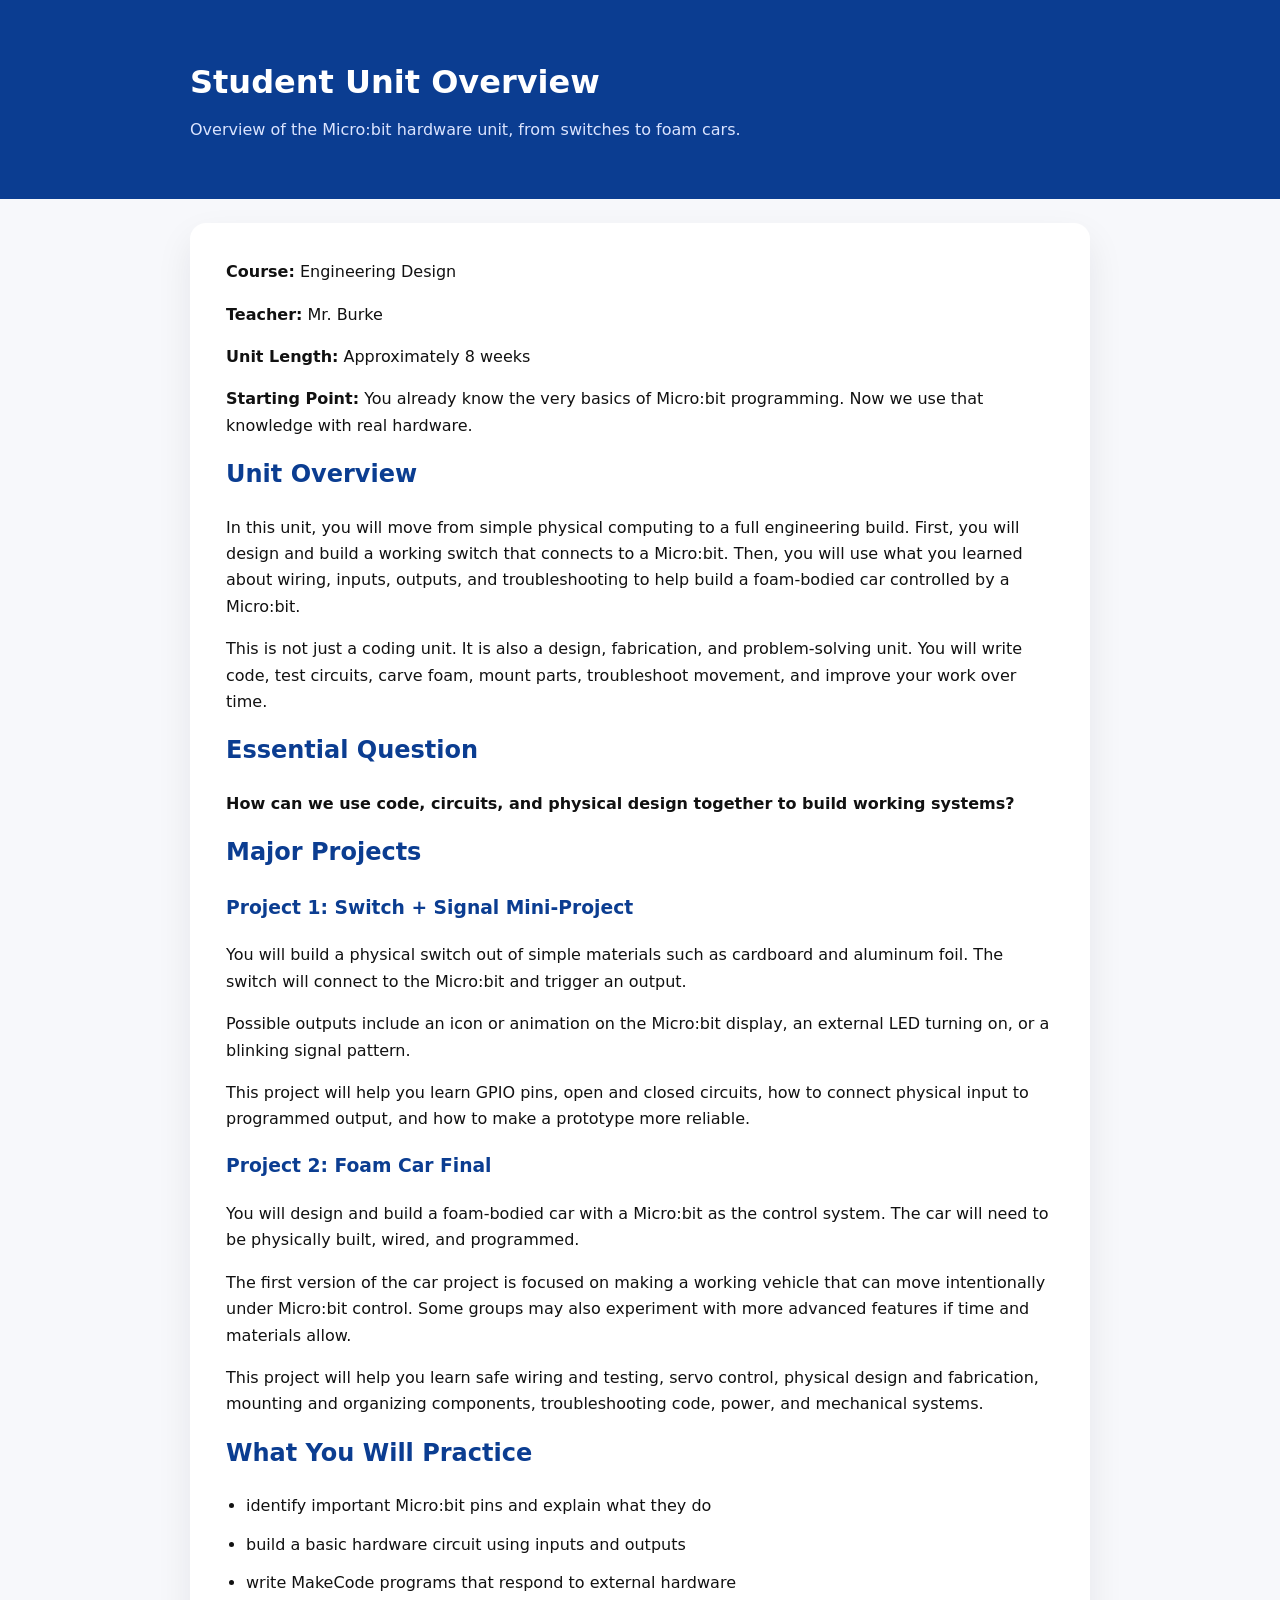
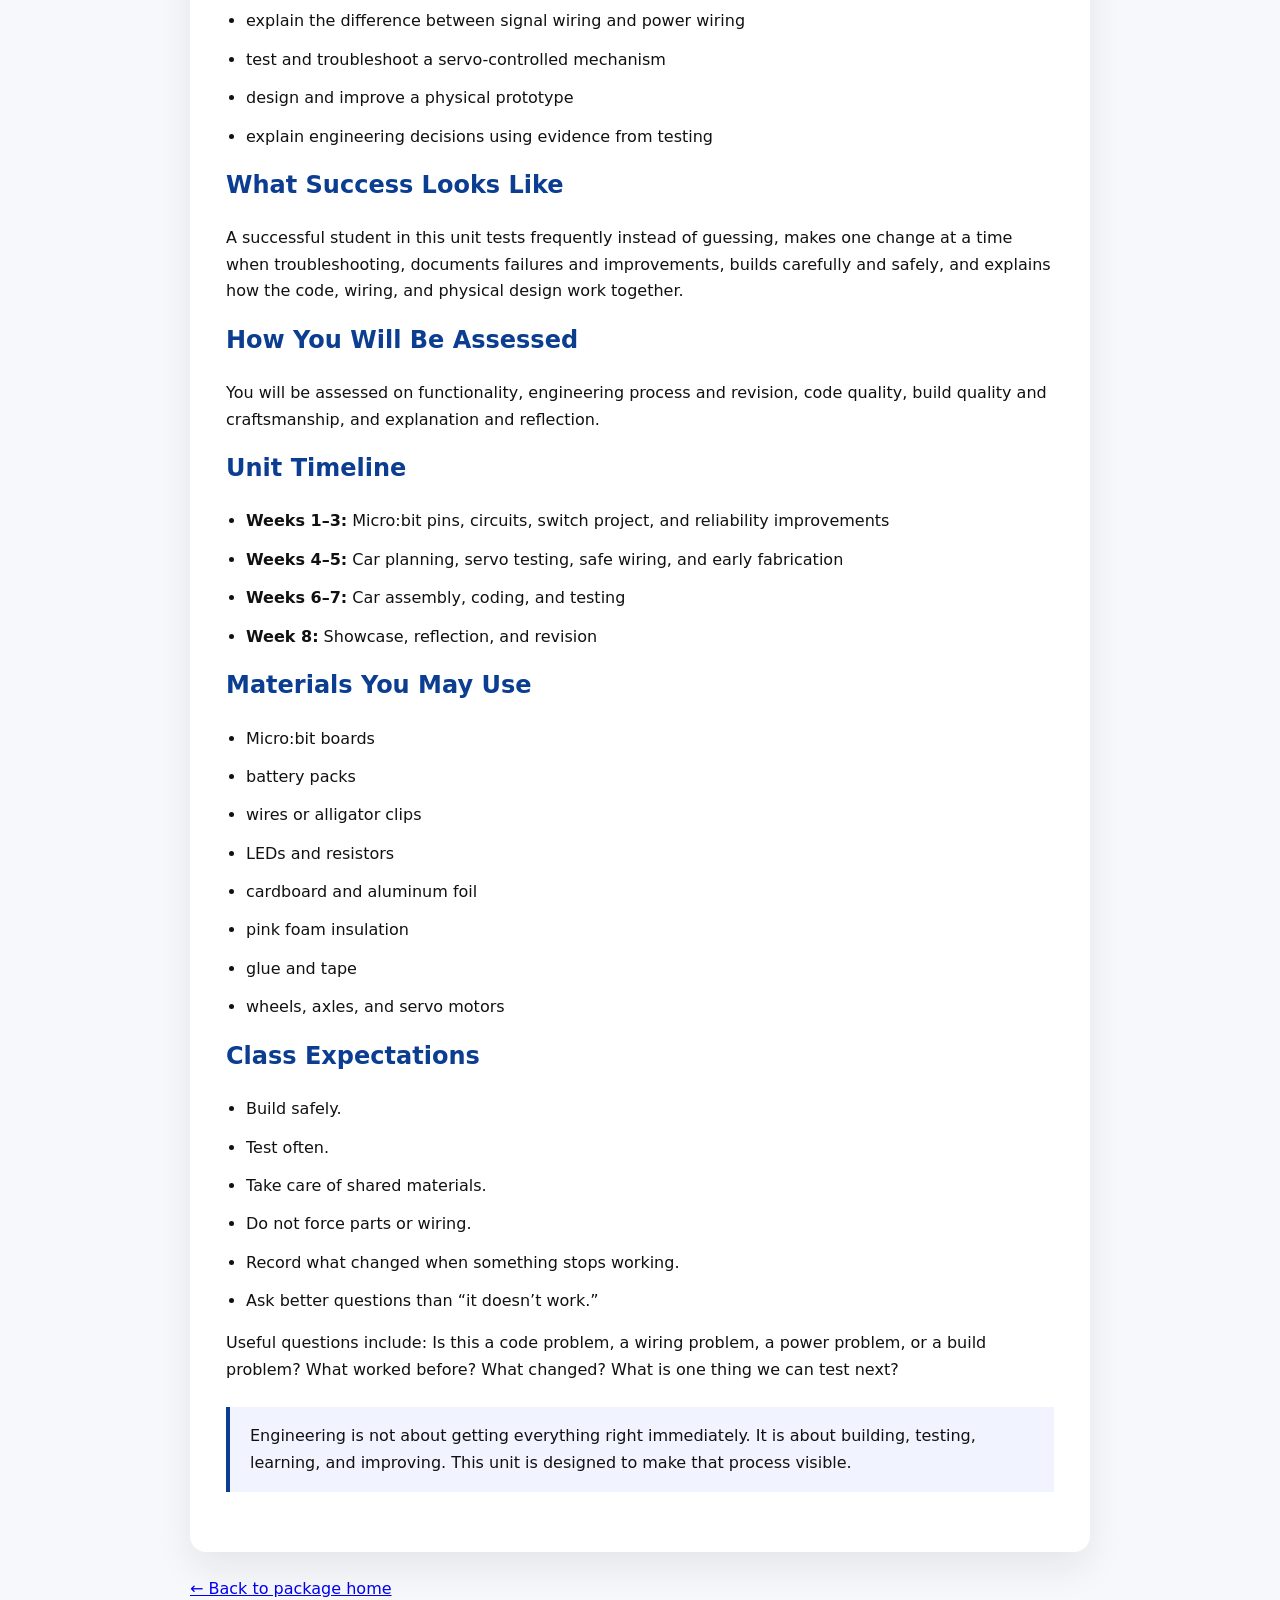
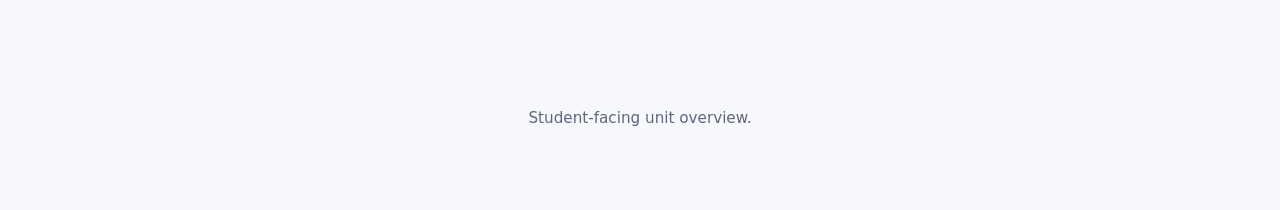
<file: unit-package/student_unit_overview.html>
<!doctype html>
<html lang="en">
  <head>
    <meta charset="utf-8">
    <meta name="viewport" content="width=device-width, initial-scale=1">
    <title>Student Unit Overview</title>
    <link rel="stylesheet" href="../styles.css">
  </head>
  <body>
    <header class="site-header">
      <div class="container">
        <h1>Student Unit Overview</h1>
        <p class="tagline">Overview of the Micro:bit hardware unit, from switches to foam cars.</p>
      </div>
    </header>

    <main class="container">
      <article>
        <p><strong>Course:</strong> Engineering Design</p>
        <p><strong>Teacher:</strong> Mr. Burke</p>
        <p><strong>Unit Length:</strong> Approximately 8 weeks</p>
        <p><strong>Starting Point:</strong> You already know the very basics of Micro:bit programming. Now we use that knowledge with real hardware.</p>

        <h2>Unit Overview</h2>
        <p>In this unit, you will move from simple physical computing to a full engineering build. First, you will design and build a working switch that connects to a Micro:bit. Then, you will use what you learned about wiring, inputs, outputs, and troubleshooting to help build a foam-bodied car controlled by a Micro:bit.</p>
        <p>This is not just a coding unit. It is also a design, fabrication, and problem-solving unit. You will write code, test circuits, carve foam, mount parts, troubleshoot movement, and improve your work over time.</p>

        <h2>Essential Question</h2>
        <p><strong>How can we use code, circuits, and physical design together to build working systems?</strong></p>

        <h2>Major Projects</h2>
        <h3>Project 1: Switch + Signal Mini-Project</h3>
        <p>You will build a physical switch out of simple materials such as cardboard and aluminum foil. The switch will connect to the Micro:bit and trigger an output.</p>
        <p>Possible outputs include an icon or animation on the Micro:bit display, an external LED turning on, or a blinking signal pattern.</p>
        <p>This project will help you learn GPIO pins, open and closed circuits, how to connect physical input to programmed output, and how to make a prototype more reliable.</p>

        <h3>Project 2: Foam Car Final</h3>
        <p>You will design and build a foam-bodied car with a Micro:bit as the control system. The car will need to be physically built, wired, and programmed.</p>
        <p>The first version of the car project is focused on making a working vehicle that can move intentionally under Micro:bit control. Some groups may also experiment with more advanced features if time and materials allow.</p>
        <p>This project will help you learn safe wiring and testing, servo control, physical design and fabrication, mounting and organizing components, troubleshooting code, power, and mechanical systems.</p>

        <h2>What You Will Practice</h2>
        <ul>
          <li>identify important Micro:bit pins and explain what they do</li>
          <li>build a basic hardware circuit using inputs and outputs</li>
          <li>write MakeCode programs that respond to external hardware</li>
          <li>explain the difference between signal wiring and power wiring</li>
          <li>test and troubleshoot a servo-controlled mechanism</li>
          <li>design and improve a physical prototype</li>
          <li>explain engineering decisions using evidence from testing</li>
        </ul>

        <h2>What Success Looks Like</h2>
        <p>A successful student in this unit tests frequently instead of guessing, makes one change at a time when troubleshooting, documents failures and improvements, builds carefully and safely, and explains how the code, wiring, and physical design work together.</p>

        <h2>How You Will Be Assessed</h2>
        <p>You will be assessed on functionality, engineering process and revision, code quality, build quality and craftsmanship, and explanation and reflection.</p>

        <h2>Unit Timeline</h2>
        <ul>
          <li><strong>Weeks 1–3:</strong> Micro:bit pins, circuits, switch project, and reliability improvements</li>
          <li><strong>Weeks 4–5:</strong> Car planning, servo testing, safe wiring, and early fabrication</li>
          <li><strong>Weeks 6–7:</strong> Car assembly, coding, and testing</li>
          <li><strong>Week 8:</strong> Showcase, reflection, and revision</li>
        </ul>

        <h2>Materials You May Use</h2>
        <ul>
          <li>Micro:bit boards</li>
          <li>battery packs</li>
          <li>wires or alligator clips</li>
          <li>LEDs and resistors</li>
          <li>cardboard and aluminum foil</li>
          <li>pink foam insulation</li>
          <li>glue and tape</li>
          <li>wheels, axles, and servo motors</li>
        </ul>

        <h2>Class Expectations</h2>
        <ul>
          <li>Build safely.</li>
          <li>Test often.</li>
          <li>Take care of shared materials.</li>
          <li>Do not force parts or wiring.</li>
          <li>Record what changed when something stops working.</li>
          <li>Ask better questions than “it doesn’t work.”</li>
        </ul>

        <p>Useful questions include: Is this a code problem, a wiring problem, a power problem, or a build problem? What worked before? What changed? What is one thing we can test next?</p>

        <blockquote>Engineering is not about getting everything right immediately. It is about building, testing, learning, and improving. This unit is designed to make that process visible.</blockquote>
      </article>

      <section>
        <p><a class="link-list" href="index.html">← Back to package home</a></p>
      </section>
    </main>

    <footer class="site-footer">
      <div class="container">
        <p>Student-facing unit overview.</p>
      </div>
    </footer>
  </body>
</html>
</file>
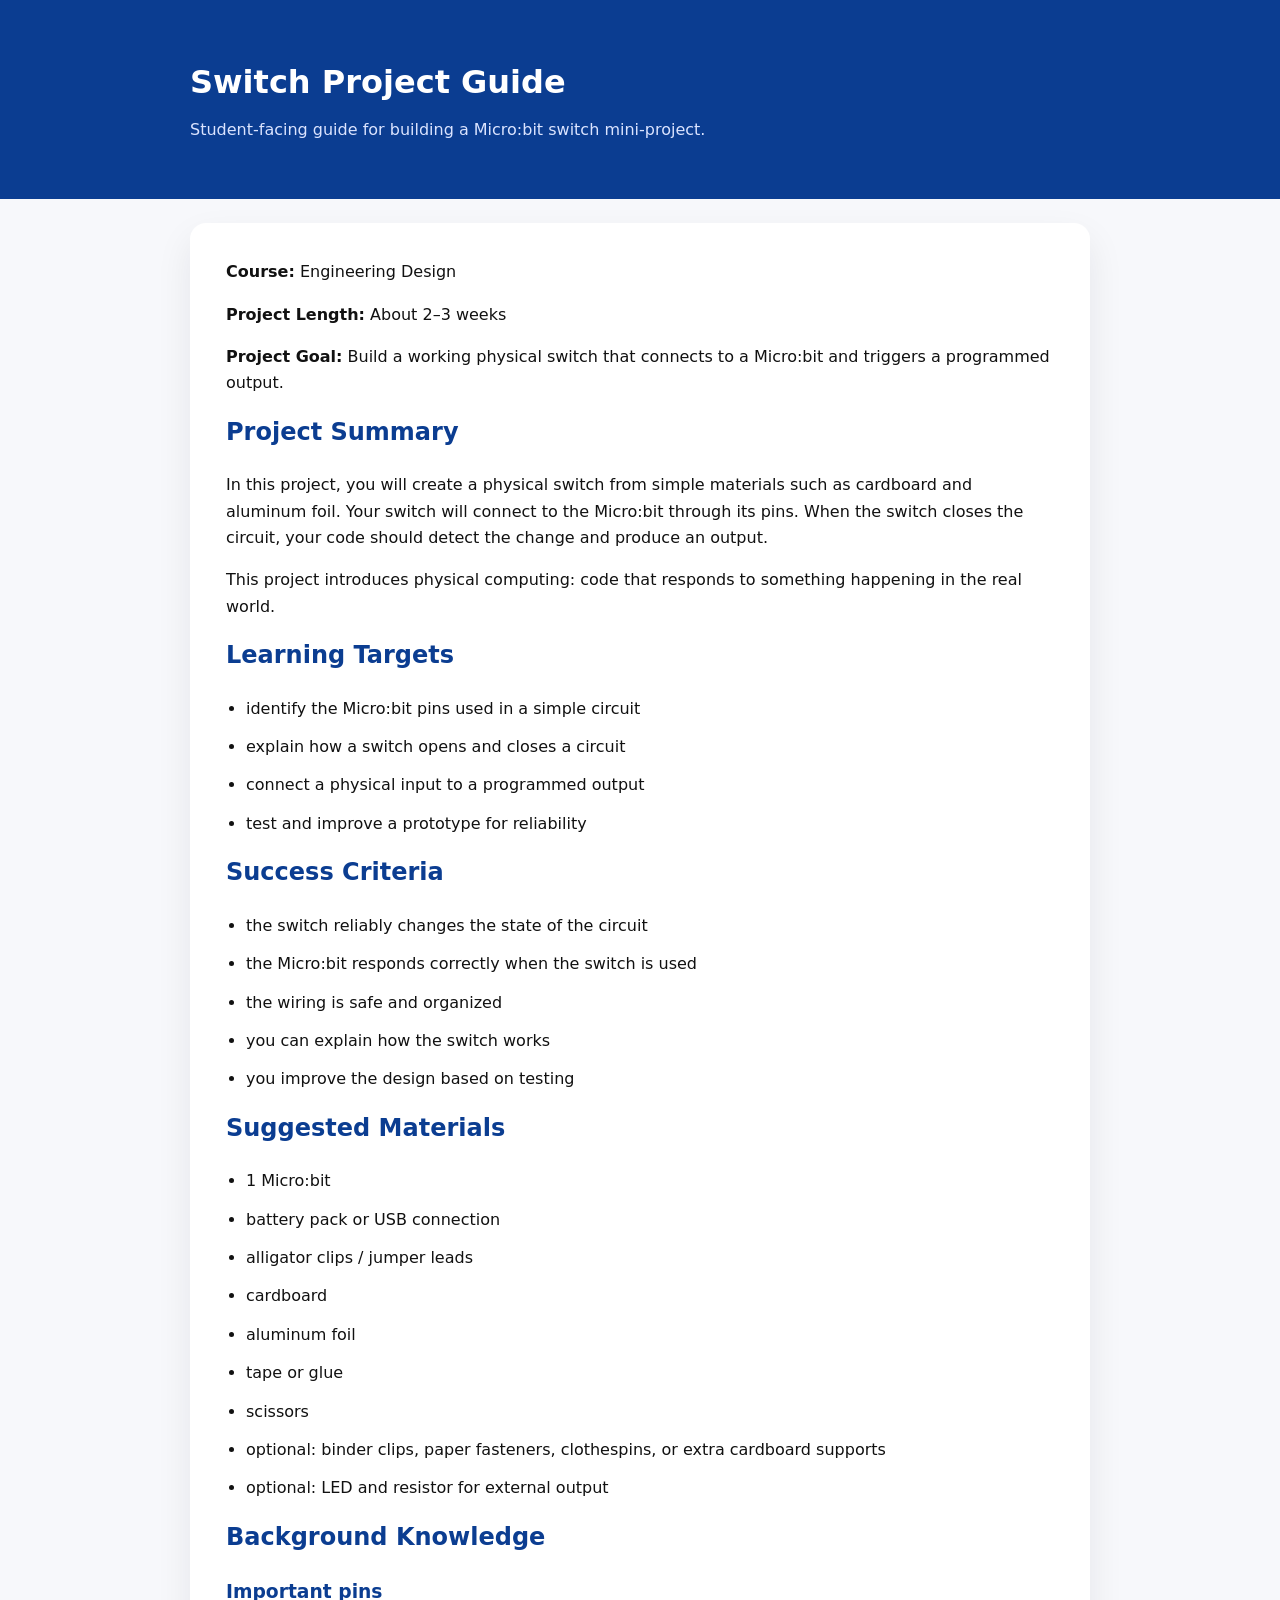
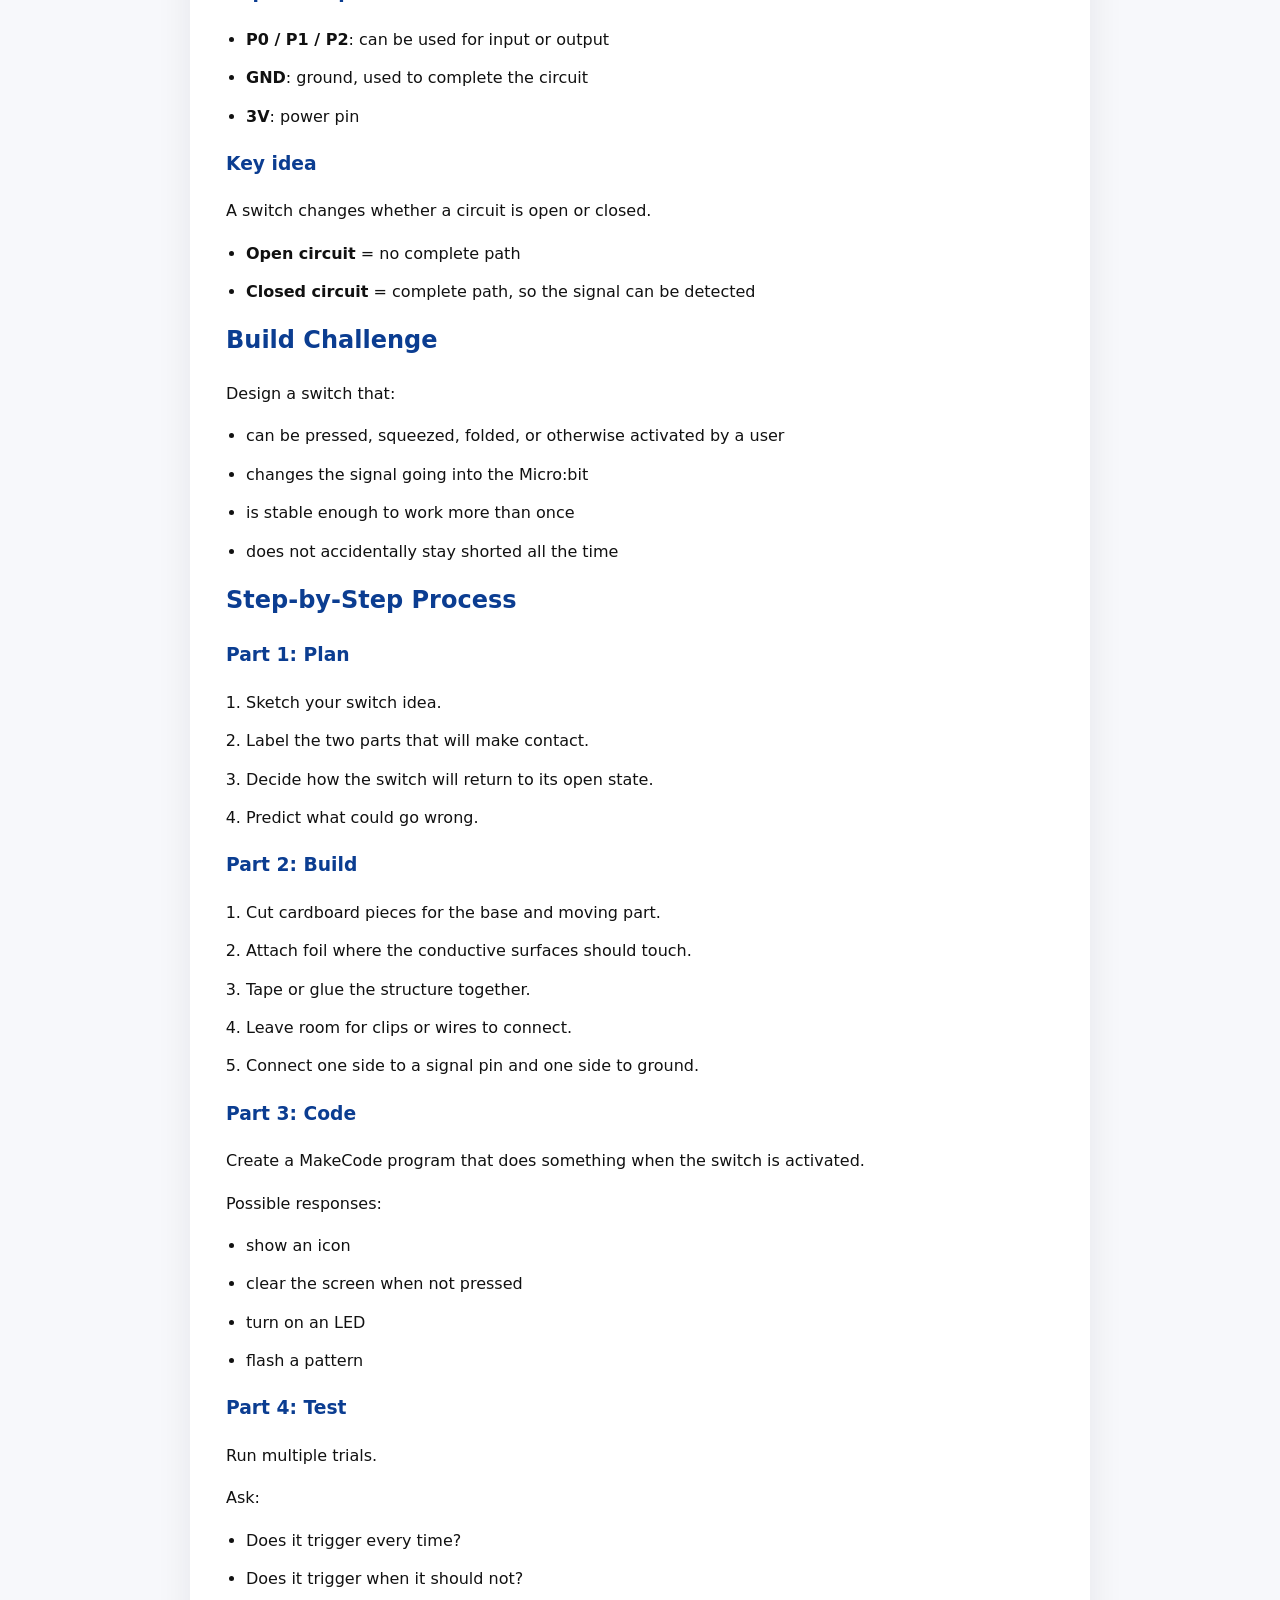
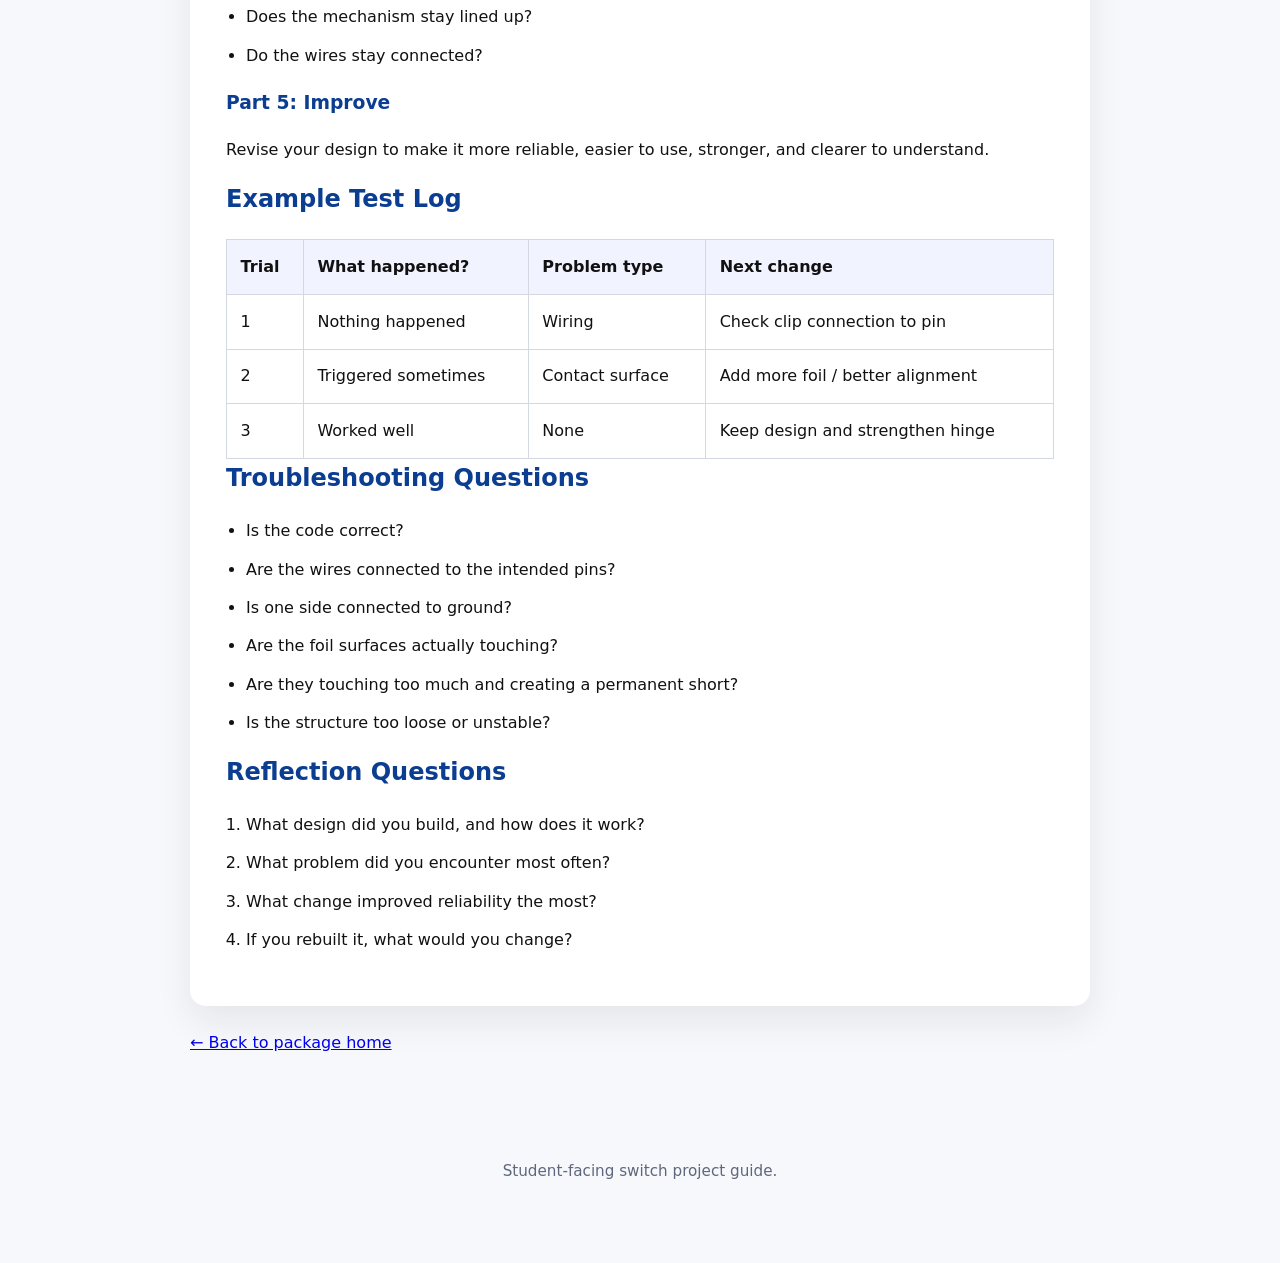
<file: unit-package/switch_project_guide.html>
<!doctype html>
<html lang="en">
  <head>
    <meta charset="utf-8">
    <meta name="viewport" content="width=device-width, initial-scale=1">
    <title>Switch Project Guide</title>
    <link rel="stylesheet" href="../styles.css">
  </head>
  <body>
    <header class="site-header">
      <div class="container">
        <h1>Switch Project Guide</h1>
        <p class="tagline">Student-facing guide for building a Micro:bit switch mini-project.</p>
      </div>
    </header>

    <main class="container">
      <article>
        <p><strong>Course:</strong> Engineering Design</p>
        <p><strong>Project Length:</strong> About 2–3 weeks</p>
        <p><strong>Project Goal:</strong> Build a working physical switch that connects to a Micro:bit and triggers a programmed output.</p>

        <h2>Project Summary</h2>
        <p>In this project, you will create a physical switch from simple materials such as cardboard and aluminum foil. Your switch will connect to the Micro:bit through its pins. When the switch closes the circuit, your code should detect the change and produce an output.</p>
        <p>This project introduces physical computing: code that responds to something happening in the real world.</p>

        <h2>Learning Targets</h2>
        <ul>
          <li>identify the Micro:bit pins used in a simple circuit</li>
          <li>explain how a switch opens and closes a circuit</li>
          <li>connect a physical input to a programmed output</li>
          <li>test and improve a prototype for reliability</li>
        </ul>

        <h2>Success Criteria</h2>
        <ul>
          <li>the switch reliably changes the state of the circuit</li>
          <li>the Micro:bit responds correctly when the switch is used</li>
          <li>the wiring is safe and organized</li>
          <li>you can explain how the switch works</li>
          <li>you improve the design based on testing</li>
        </ul>

        <h2>Suggested Materials</h2>
        <ul>
          <li>1 Micro:bit</li>
          <li>battery pack or USB connection</li>
          <li>alligator clips / jumper leads</li>
          <li>cardboard</li>
          <li>aluminum foil</li>
          <li>tape or glue</li>
          <li>scissors</li>
          <li>optional: binder clips, paper fasteners, clothespins, or extra cardboard supports</li>
          <li>optional: LED and resistor for external output</li>
        </ul>

        <h2>Background Knowledge</h2>
        <h3>Important pins</h3>
        <ul>
          <li><strong>P0 / P1 / P2</strong>: can be used for input or output</li>
          <li><strong>GND</strong>: ground, used to complete the circuit</li>
          <li><strong>3V</strong>: power pin</li>
        </ul>
        <h3>Key idea</h3>
        <p>A switch changes whether a circuit is open or closed.</p>
        <ul>
          <li><strong>Open circuit</strong> = no complete path</li>
          <li><strong>Closed circuit</strong> = complete path, so the signal can be detected</li>
        </ul>

        <h2>Build Challenge</h2>
        <p>Design a switch that:</p>
        <ul>
          <li>can be pressed, squeezed, folded, or otherwise activated by a user</li>
          <li>changes the signal going into the Micro:bit</li>
          <li>is stable enough to work more than once</li>
          <li>does not accidentally stay shorted all the time</li>
        </ul>

        <h2>Step-by-Step Process</h2>
        <h3>Part 1: Plan</h3>
        <ol>
          <li>Sketch your switch idea.</li>
          <li>Label the two parts that will make contact.</li>
          <li>Decide how the switch will return to its open state.</li>
          <li>Predict what could go wrong.</li>
        </ol>

        <h3>Part 2: Build</h3>
        <ol>
          <li>Cut cardboard pieces for the base and moving part.</li>
          <li>Attach foil where the conductive surfaces should touch.</li>
          <li>Tape or glue the structure together.</li>
          <li>Leave room for clips or wires to connect.</li>
          <li>Connect one side to a signal pin and one side to ground.</li>
        </ol>

        <h3>Part 3: Code</h3>
        <p>Create a MakeCode program that does something when the switch is activated.</p>
        <p>Possible responses:</p>
        <ul>
          <li>show an icon</li>
          <li>clear the screen when not pressed</li>
          <li>turn on an LED</li>
          <li>flash a pattern</li>
        </ul>

        <h3>Part 4: Test</h3>
        <p>Run multiple trials.</p>
        <p>Ask:</p>
        <ul>
          <li>Does it trigger every time?</li>
          <li>Does it trigger when it should not?</li>
          <li>Does the mechanism stay lined up?</li>
          <li>Do the wires stay connected?</li>
        </ul>

        <h3>Part 5: Improve</h3>
        <p>Revise your design to make it more reliable, easier to use, stronger, and clearer to understand.</p>

        <h2>Example Test Log</h2>
        <table>
          <thead>
            <tr><th>Trial</th><th>What happened?</th><th>Problem type</th><th>Next change</th></tr>
          </thead>
          <tbody>
            <tr><td>1</td><td>Nothing happened</td><td>Wiring</td><td>Check clip connection to pin</td></tr>
            <tr><td>2</td><td>Triggered sometimes</td><td>Contact surface</td><td>Add more foil / better alignment</td></tr>
            <tr><td>3</td><td>Worked well</td><td>None</td><td>Keep design and strengthen hinge</td></tr>
          </tbody>
        </table>

        <h2>Troubleshooting Questions</h2>
        <ul>
          <li>Is the code correct?</li>
          <li>Are the wires connected to the intended pins?</li>
          <li>Is one side connected to ground?</li>
          <li>Are the foil surfaces actually touching?</li>
          <li>Are they touching too much and creating a permanent short?</li>
          <li>Is the structure too loose or unstable?</li>
        </ul>

        <h2>Reflection Questions</h2>
        <ol>
          <li>What design did you build, and how does it work?</li>
          <li>What problem did you encounter most often?</li>
          <li>What change improved reliability the most?</li>
          <li>If you rebuilt it, what would you change?</li>
        </ol>
      </article>

      <section>
        <p><a class="link-list" href="index.html">← Back to package home</a></p>
      </section>
    </main>

    <footer class="site-footer">
      <div class="container">
        <p>Student-facing switch project guide.</p>
      </div>
    </footer>
  </body>
</html>
</file>
<file: styles.css>
body {
  margin: 0;
  font-family: Inter, system-ui, -apple-system, BlinkMacSystemFont, 'Segoe UI', sans-serif;
  line-height: 1.65;
  color: #111;
  background: #f7f8fb;
}

.container {
  max-width: 900px;
  margin: 0 auto;
  padding: 24px;
}

.site-header {
  background: #0b3d91;
  color: white;
  padding: 32px 0;
}

.site-header h1 {
  margin: 0;
  font-size: clamp(2rem, 2.5vw, 3rem);
}

.tagline {
  margin: 0.5rem 0 0;
  color: #dbe4ff;
}

.hero-card {
  background: white;
  border-radius: 16px;
  box-shadow: 0 16px 36px rgba(15, 23, 42, 0.08);
  padding: 24px;
  margin-bottom: 24px;
}

.link-list {
  list-style: none;
  padding: 0;
  margin: 0;
}

.link-list li {
  margin-bottom: 12px;
}

.link-list a {
  display: inline-block;
  padding: 16px 20px;
  background: #ffffff;
  border: 1px solid #d4d8e2;
  border-radius: 12px;
  color: #0b3d91;
  text-decoration: none;
  font-weight: 600;
}

.link-list a:hover,
.link-list a:focus-visible {
  box-shadow: 0 0 0 4px rgba(11, 61, 145, 0.12);
}

.site-footer {
  padding: 24px 0 40px;
  text-align: center;
  font-size: 0.95rem;
  color: #5e677d;
}

main h2 {
  margin-top: 0;
}

article {
  background: white;
  border-radius: 16px;
  box-shadow: 0 16px 36px rgba(15, 23, 42, 0.08);
  padding: 36px;
  margin-bottom: 24px;
}

article h1,
article h2,
article h3,
article h4 {
  color: #0b3d91;
}

article p,
article ul,
article ol {
  margin-top: 0;
}

article ul,
article ol {
  padding-left: 1.25rem;
}

article li {
  margin-bottom: 0.75rem;
}

article table {
  width: 100%;
  border-collapse: collapse;
  margin-top: 1rem;
}

article table th,
article table td {
  border: 1px solid #d4d8e2;
  padding: 0.85rem;
  text-align: left;
}

article table th {
  background: #f1f4ff;
}

article blockquote {
  margin: 1.5rem 0;
  padding: 1rem 1.25rem;
  background: #f1f4ff;
  border-left: 4px solid #0b3d91;
}

.article-meta {
  display: grid;
  gap: 0.75rem;
  margin-bottom: 1.5rem;
}

.article-meta strong {
  display: inline-block;
  min-width: 120px;
}

@media (max-width: 640px) {
  .container {
    padding: 16px;
  }
}
</file>
